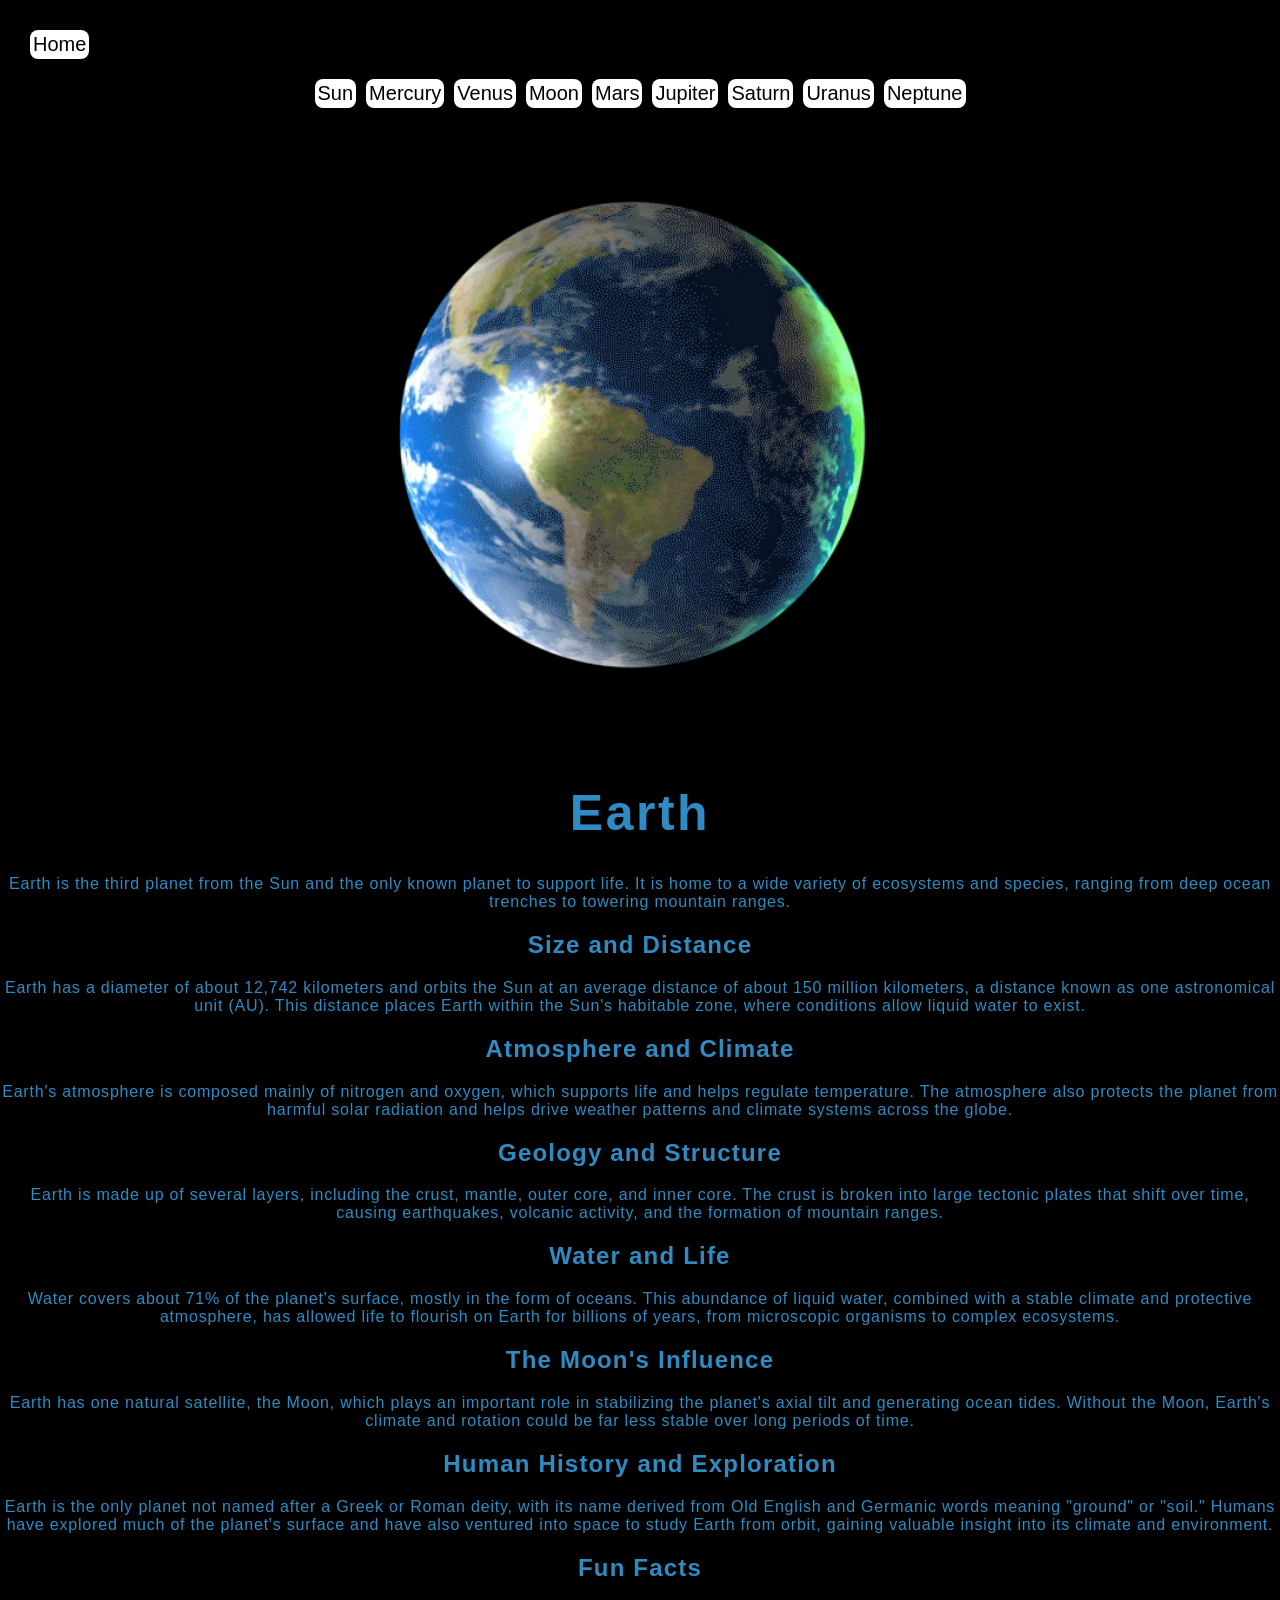
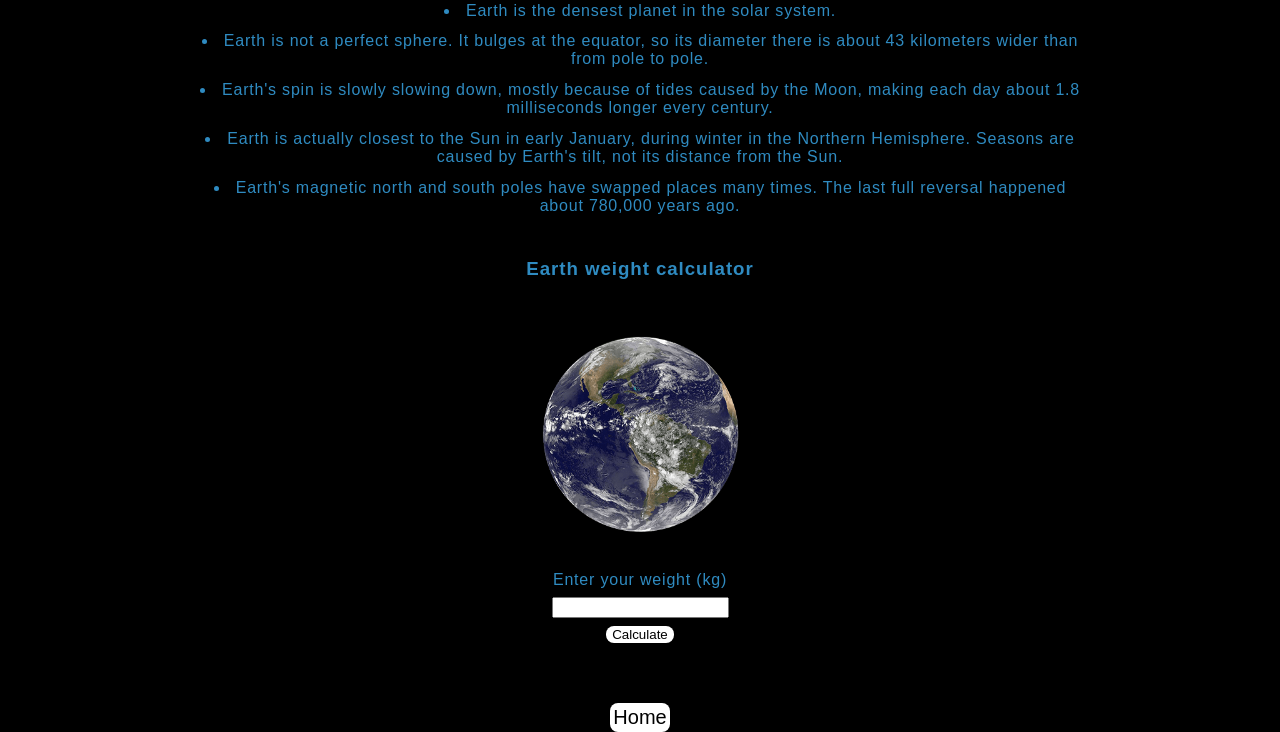
<file: solar_system/earth.html>
<!DOCTYPE html>
<html lang="en">
<head>
    <meta charset="UTF-8">
    <meta name="viewport" content="width=device-width, initial-scale=1.0">
    <title>Earth</title>
    <link rel="stylesheet" href="../styles.css">
    <link rel="icon" type="image/x-icon" href="../image/favicon.ico">
    <script src="../script/weight.js" defer></script>
</head>
<body class="earth">

    <button id="home-btn-top" onclick="location.href='../index.html'">Home</button>
    <nav class="planet-nav">
        <button onclick="location.href='sun.html'">Sun</button>
        <button onclick="location.href='mercury.html'">Mercury</button>
        <button onclick="location.href='venus.html'">Venus</button>
        <button onclick="location.href='moon.html'">Moon</button>
        <button onclick="location.href='mars.html'">Mars</button>
        <button onclick="location.href='jupiter.html'">Jupiter</button>
        <button onclick="location.href='saturn.html'">Saturn</button>
        <button onclick="location.href='uranus.html'">Uranus</button>
        <button onclick="location.href='neptune.html'">Neptune</button>
    </nav>
    <img src="../image/animations/earth.webp" alt="Earth" class="planet">
    <h1>Earth</h1>
    <p>Earth is the third planet from the Sun and the only known planet to support life. It is home to a wide variety of ecosystems and species, ranging from deep ocean trenches to towering mountain ranges.</p>

    <h2>Size and Distance</h2>
    <p>Earth has a diameter of about 12,742 kilometers and orbits the Sun at an average distance of about 150 million kilometers, a distance known as one astronomical unit (AU). This distance places Earth within the Sun's habitable zone, where conditions allow liquid water to exist.</p>

    <h2>Atmosphere and Climate</h2>
    <p>Earth's atmosphere is composed mainly of nitrogen and oxygen, which supports life and helps regulate temperature. The atmosphere also protects the planet from harmful solar radiation and helps drive weather patterns and climate systems across the globe.</p>

    <h2>Geology and Structure</h2>
    <p>Earth is made up of several layers, including the crust, mantle, outer core, and inner core. The crust is broken into large tectonic plates that shift over time, causing earthquakes, volcanic activity, and the formation of mountain ranges.</p>

    <h2>Water and Life</h2>
    <p>Water covers about 71% of the planet's surface, mostly in the form of oceans. This abundance of liquid water, combined with a stable climate and protective atmosphere, has allowed life to flourish on Earth for billions of years, from microscopic organisms to complex ecosystems.</p>

    <h2>The Moon's Influence</h2>
    <p>Earth has one natural satellite, the Moon, which plays an important role in stabilizing the planet's axial tilt and generating ocean tides. Without the Moon, Earth's climate and rotation could be far less stable over long periods of time.</p>

    <h2>Human History and Exploration</h2>
    <p>Earth is the only planet not named after a Greek or Roman deity, with its name derived from Old English and Germanic words meaning "ground" or "soil." Humans have explored much of the planet's surface and have also ventured into space to study Earth from orbit, gaining valuable insight into its climate and environment.</p>

    <h2>Fun Facts</h2>
    <ul class="fun-facts">
        <li>Earth is the densest planet in the solar system.</li>
        <li>Earth is not a perfect sphere. It bulges at the equator, so its diameter there is about 43 kilometers wider than from pole to pole.</li>
        <li>Earth's spin is slowly slowing down, mostly because of tides caused by the Moon, making each day about 1.8 milliseconds longer every century.</li>
        <li>Earth is actually closest to the Sun in early January, during winter in the Northern Hemisphere. Seasons are caused by Earth's tilt, not its distance from the Sun.</li>
        <li>Earth's magnetic north and south poles have swapped places many times. The last full reversal happened about 780,000 years ago.</li>
    </ul>

    <div id="weight-calculator">
        <h3>Earth weight calculator</h3>
        <img src="../image/earth.png" alt="Earth" height="300px" width="300px">
        <label for="earthWeight">Enter your weight (kg)</label>
        <input type="number" id="earthWeight">
        <button id="calc-btn">Calculate</button>
        <p id="result"></p>
    </div>
    <button id="home-btn-bottom" onclick="location.href='../index.html'">Home</button>
    <script>
        document.getElementById('calc-btn').addEventListener('click', () => {
            const earthWeight = parseFloat(document.getElementById('earthWeight').value);
            const planet = document.body.className;
            const result = planetWeight(earthWeight, planet);
            document.getElementById('result').textContent = result === "Impossible to calculate" ? result : `You would weigh ${result.toFixed(2)} kg / ${(result * 2.205).toFixed(2)} lbs on ${planet}`;
        });
    </script>
    <script>
        document.querySelectorAll('body > *').forEach((el, index) => {
            el.style.setProperty('--i', index);
        });
    </script>
</body>
</html>
</file>
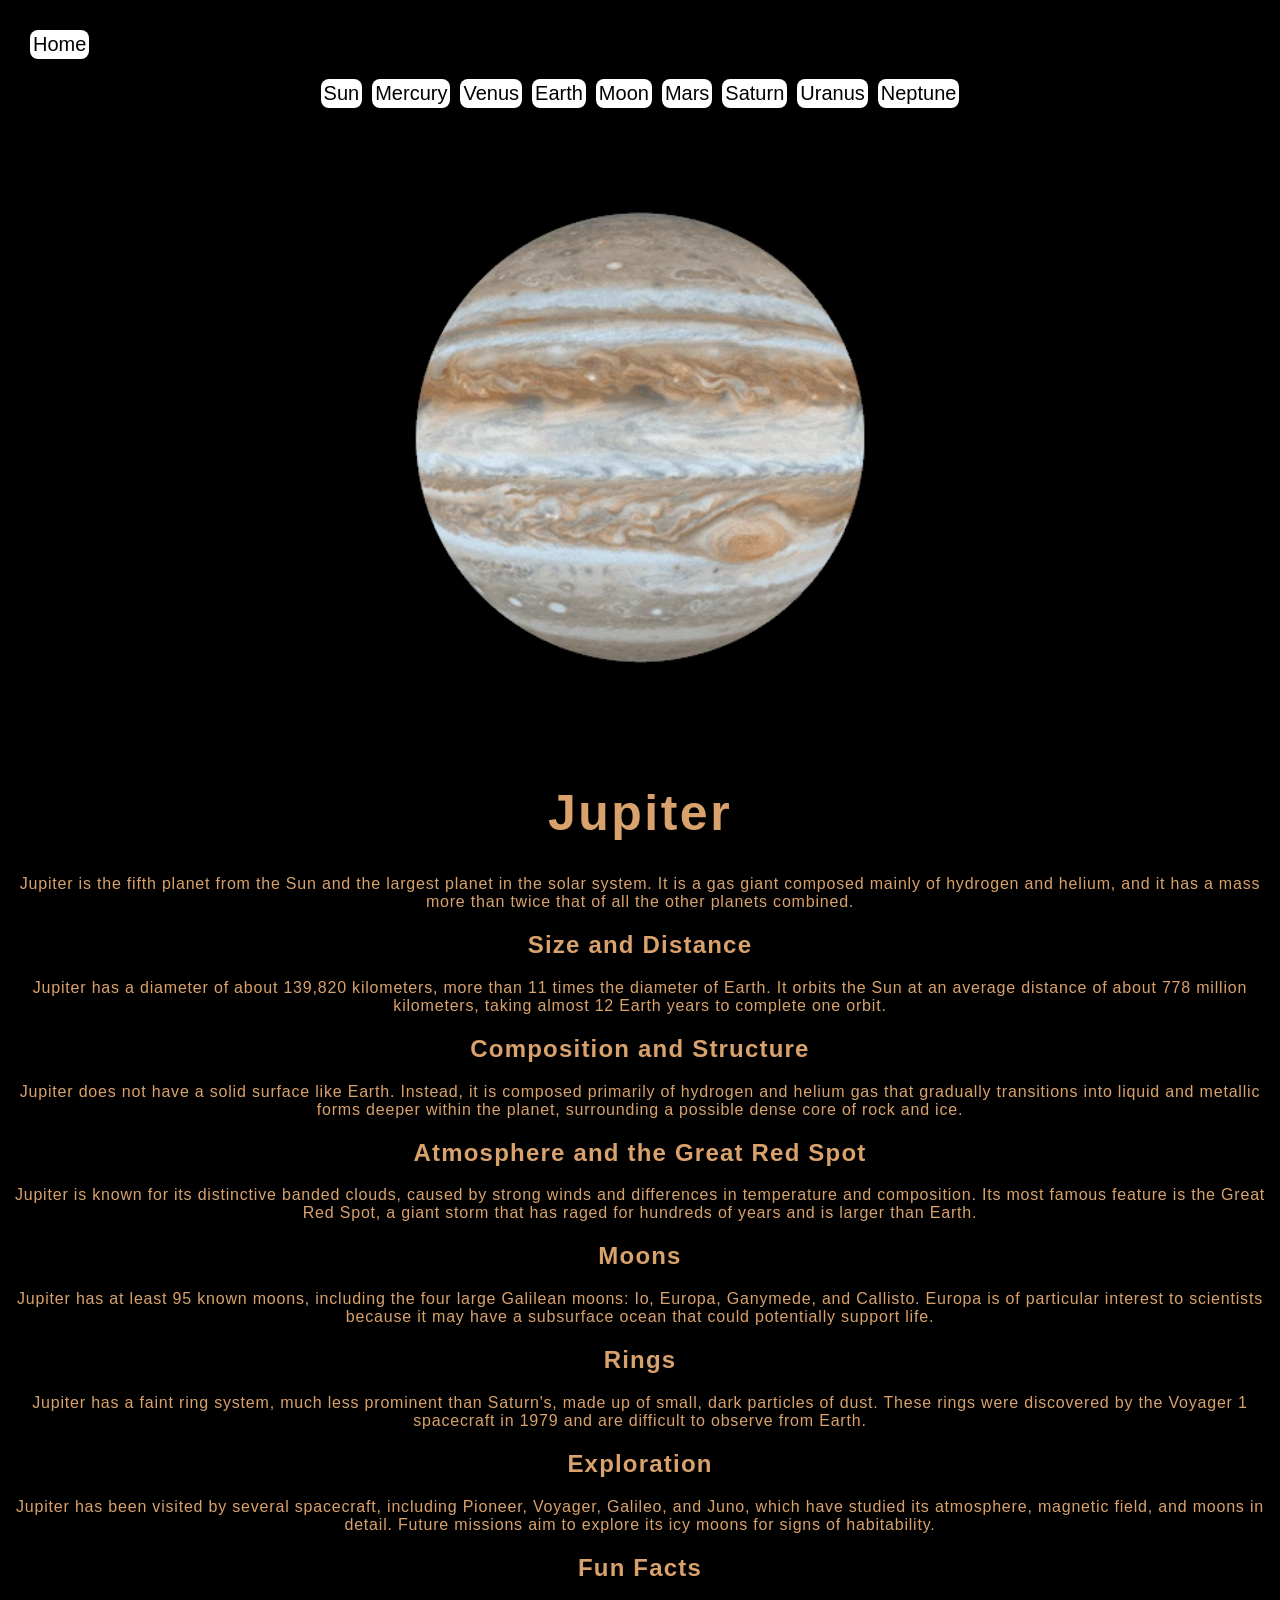
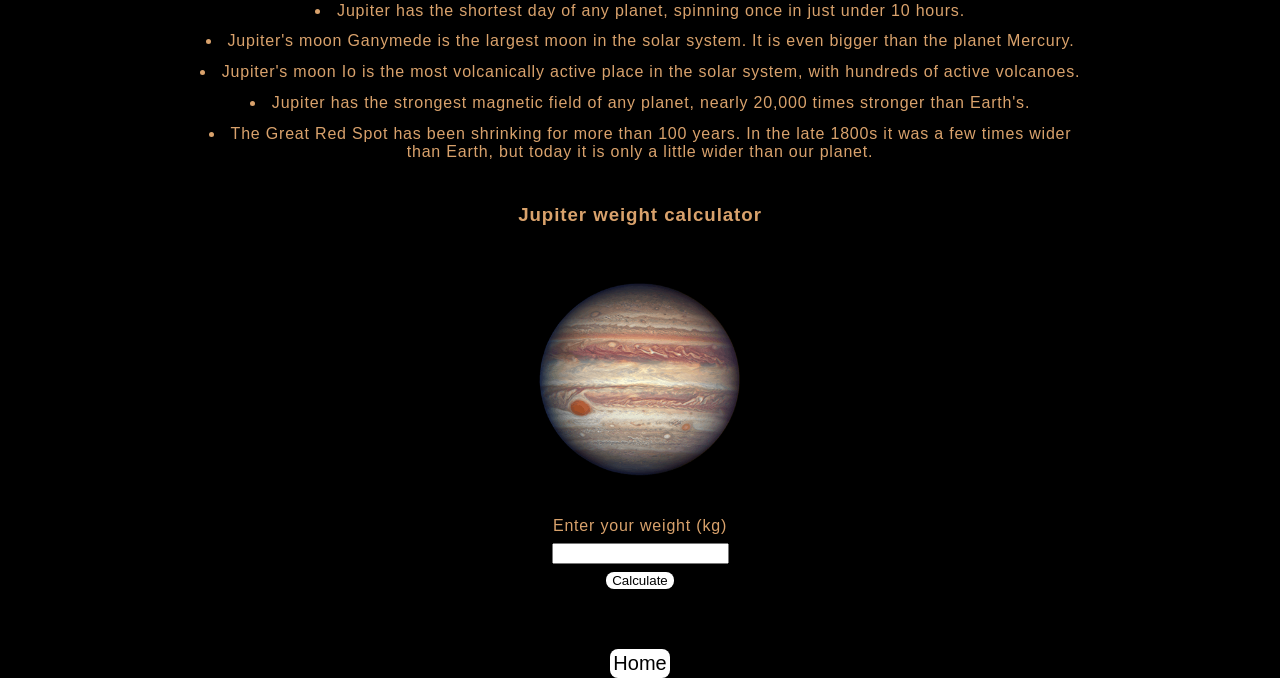
<file: solar_system/jupiter.html>
<!DOCTYPE html>
<html lang="en">
<head>
    <meta charset="UTF-8">
    <meta name="viewport" content="width=device-width, initial-scale=1.0">
    <title>Jupiter</title>
    <link rel="stylesheet" href="../styles.css">
    <link rel="icon" type="image/x-icon" href="../image/favicon.ico">
    <script src="../script/weight.js" defer></script>
</head>
<body class="jupiter">

    <button id="home-btn-top" onclick="location.href='../index.html'">Home</button>
    <nav class="planet-nav">
        <button onclick="location.href='sun.html'">Sun</button>
        <button onclick="location.href='mercury.html'">Mercury</button>
        <button onclick="location.href='venus.html'">Venus</button>
        <button onclick="location.href='earth.html'">Earth</button>
        <button onclick="location.href='moon.html'">Moon</button>
        <button onclick="location.href='mars.html'">Mars</button>
        <button onclick="location.href='saturn.html'">Saturn</button>
        <button onclick="location.href='uranus.html'">Uranus</button>
        <button onclick="location.href='neptune.html'">Neptune</button>
    </nav>
    <img src="../image/animations/jupiter.webp" alt="Jupiter" class="planet">
    <h1>Jupiter</h1>
    <p>Jupiter is the fifth planet from the Sun and the largest planet in the solar system. It is a gas giant composed mainly of hydrogen and helium, and it has a mass more than twice that of all the other planets combined.</p>

    <h2>Size and Distance</h2>
    <p>Jupiter has a diameter of about 139,820 kilometers, more than 11 times the diameter of Earth. It orbits the Sun at an average distance of about 778 million kilometers, taking almost 12 Earth years to complete one orbit.</p>

    <h2>Composition and Structure</h2>
    <p>Jupiter does not have a solid surface like Earth. Instead, it is composed primarily of hydrogen and helium gas that gradually transitions into liquid and metallic forms deeper within the planet, surrounding a possible dense core of rock and ice.</p>

    <h2>Atmosphere and the Great Red Spot</h2>
    <p>Jupiter is known for its distinctive banded clouds, caused by strong winds and differences in temperature and composition. Its most famous feature is the Great Red Spot, a giant storm that has raged for hundreds of years and is larger than Earth.</p>

    <h2>Moons</h2>
    <p>Jupiter has at least 95 known moons, including the four large Galilean moons: Io, Europa, Ganymede, and Callisto. Europa is of particular interest to scientists because it may have a subsurface ocean that could potentially support life.</p>

    <h2>Rings</h2>
    <p>Jupiter has a faint ring system, much less prominent than Saturn's, made up of small, dark particles of dust. These rings were discovered by the Voyager 1 spacecraft in 1979 and are difficult to observe from Earth.</p>

    <h2>Exploration</h2>
    <p>Jupiter has been visited by several spacecraft, including Pioneer, Voyager, Galileo, and Juno, which have studied its atmosphere, magnetic field, and moons in detail. Future missions aim to explore its icy moons for signs of habitability.</p>

    <h2>Fun Facts</h2>
    <ul class="fun-facts">
        <li>Jupiter has the shortest day of any planet, spinning once in just under 10 hours.</li>
        <li>Jupiter's moon Ganymede is the largest moon in the solar system. It is even bigger than the planet Mercury.</li>
        <li>Jupiter's moon Io is the most volcanically active place in the solar system, with hundreds of active volcanoes.</li>
        <li>Jupiter has the strongest magnetic field of any planet, nearly 20,000 times stronger than Earth's.</li>
        <li>The Great Red Spot has been shrinking for more than 100 years. In the late 1800s it was a few times wider than Earth, but today it is only a little wider than our planet.</li>
    </ul>

    <div id="weight-calculator">
        <h3>Jupiter weight calculator</h3>
        <img src="../image/jupiter.png" alt="Jupiter" height="300px" width="300px">
        <label for="earthWeight">Enter your weight (kg)</label>
        <input type="number" id="earthWeight">
        <button id="calc-btn">Calculate</button>
        <p id="result"></p>
    </div>
    <button id="home-btn-bottom" onclick="location.href='../index.html'">Home</button>
    <script>
        document.getElementById('calc-btn').addEventListener('click', () => {
            const earthWeight = parseFloat(document.getElementById('earthWeight').value);
            const planet = document.body.className;
            const result = planetWeight(earthWeight, planet);
            document.getElementById('result').textContent = result === "Impossible to calculate" ? result : `You would weigh ${result.toFixed(2)} kg / ${(result * 2.205).toFixed(2)} lbs on ${planet}`;
        });
    </script>
    <script>
        document.addEventListener('DOMContentLoaded', () => {
            document.querySelectorAll('body > *').forEach((el, index) => {
                el.style.setProperty('--i', index);
            });
        });
    </script>
</body>
</html>
</file>
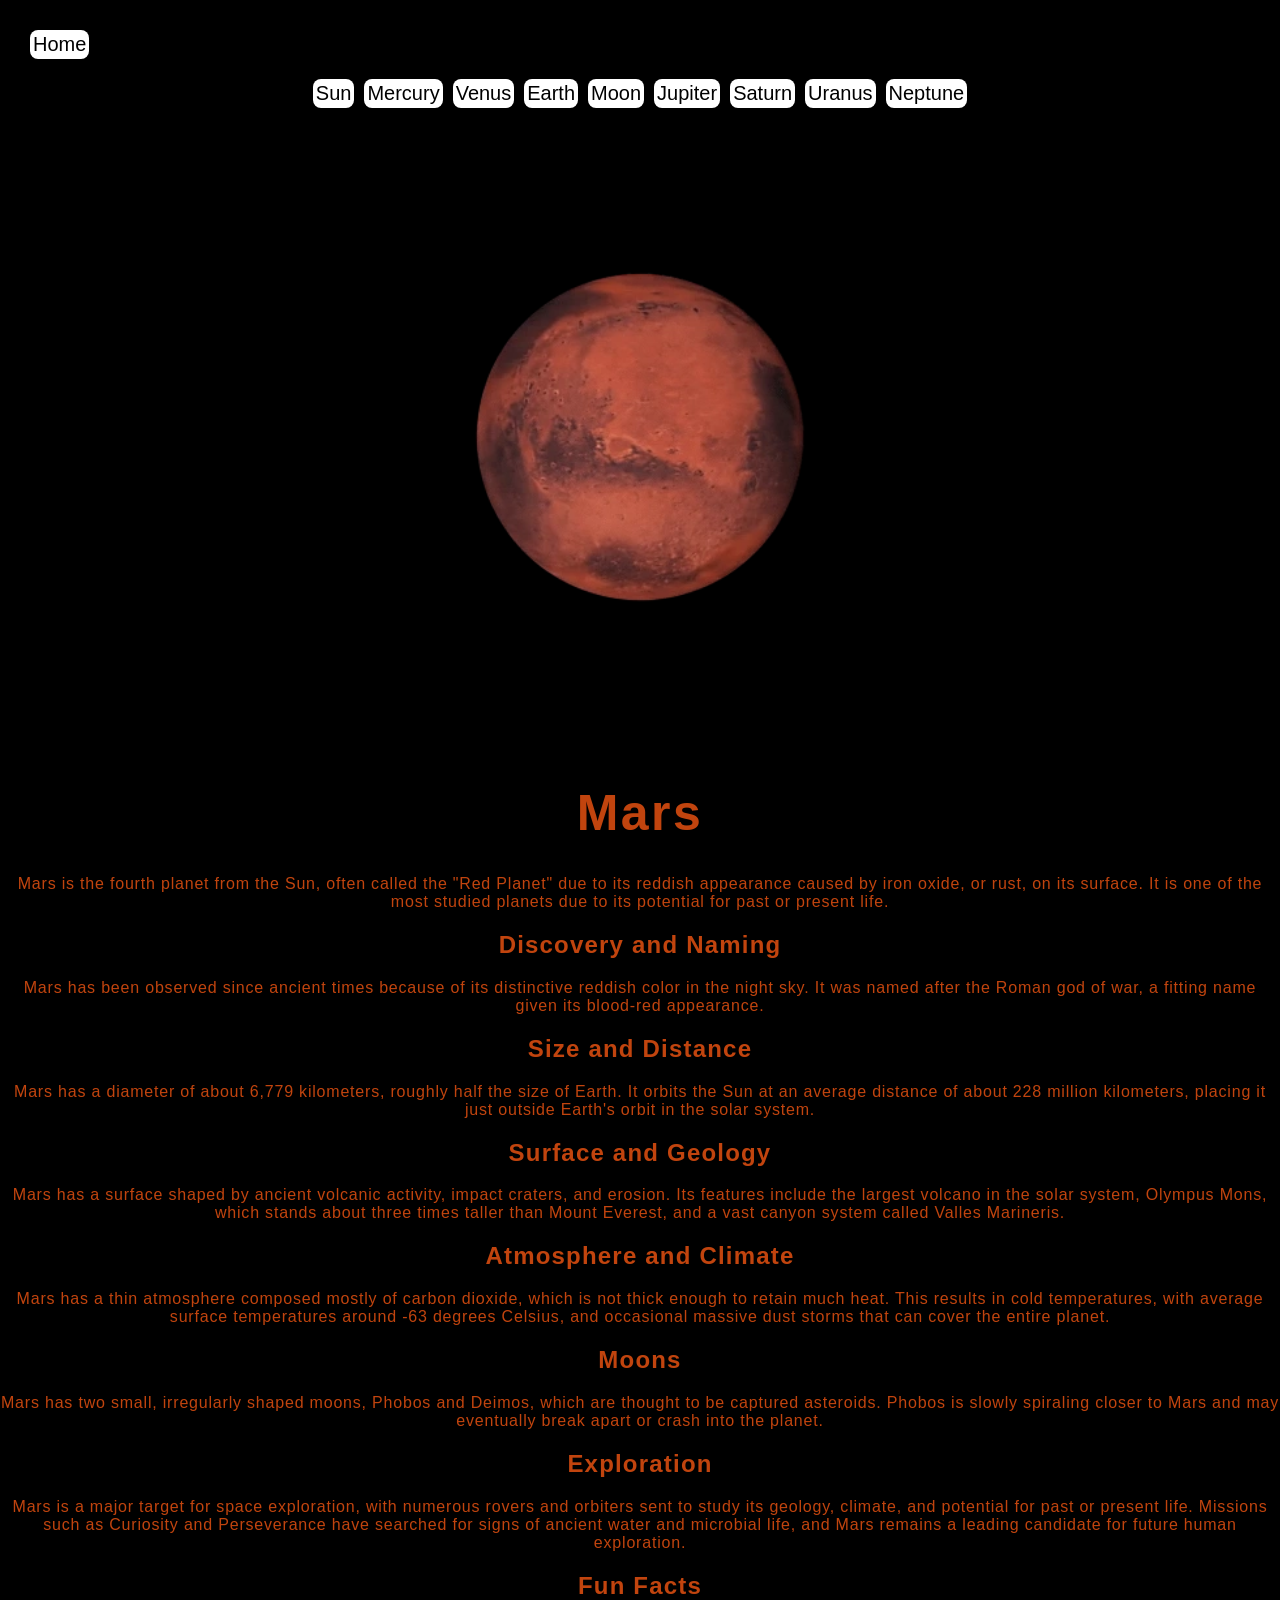
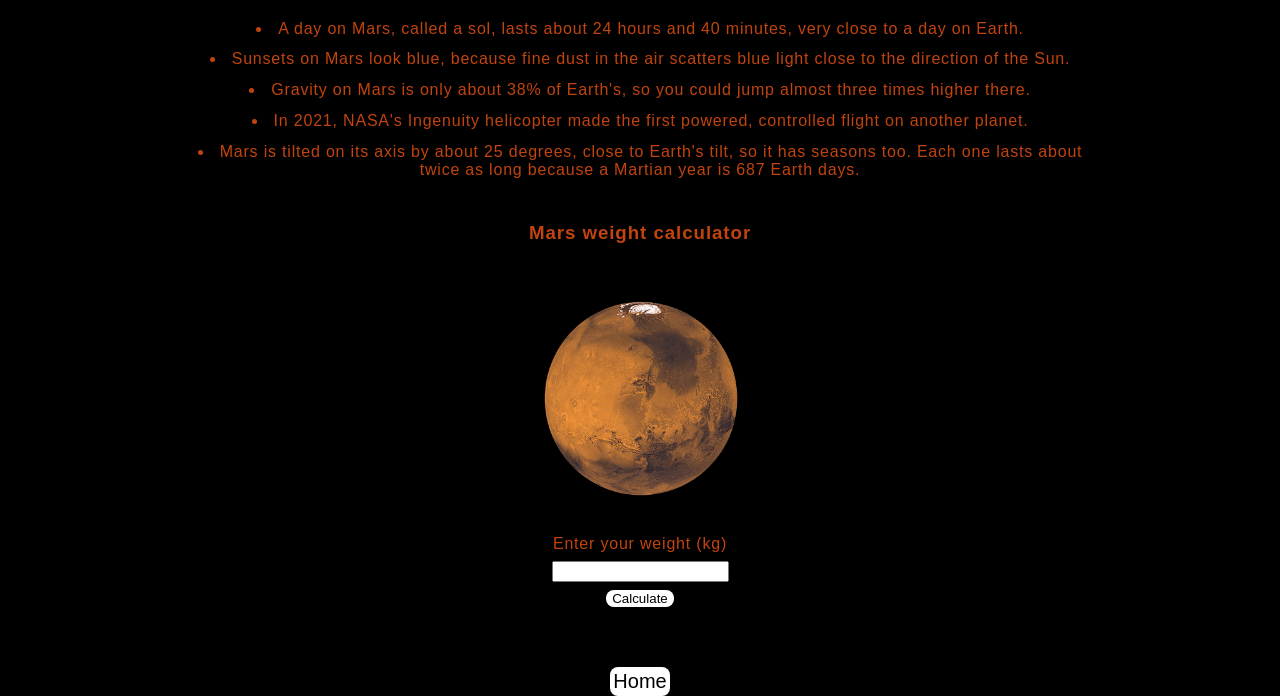
<file: solar_system/mars.html>
<!DOCTYPE html>
<html lang="en">
<head>
    <meta charset="UTF-8">
    <meta name="viewport" content="width=device-width, initial-scale=1.0">
    <title>Mars</title>
    <link rel="stylesheet" href="../styles.css">
    <link rel="icon" type="image/x-icon" href="../image/favicon.ico">
    <script src="../script/weight.js" defer></script>
</head>
<body class="mars">

    <button id="home-btn-top" onclick="location.href='../index.html'">Home</button>
    <nav class="planet-nav">
        <button onclick="location.href='sun.html'">Sun</button>
        <button onclick="location.href='mercury.html'">Mercury</button>
        <button onclick="location.href='venus.html'">Venus</button>
        <button onclick="location.href='earth.html'">Earth</button>
        <button onclick="location.href='moon.html'">Moon</button>
        <button onclick="location.href='jupiter.html'">Jupiter</button>
        <button onclick="location.href='saturn.html'">Saturn</button>
        <button onclick="location.href='uranus.html'">Uranus</button>
        <button onclick="location.href='neptune.html'">Neptune</button>
    </nav>
    <img src="../image/animations/mars.webp" alt="Mars" class="planet">
    <h1>Mars</h1>
    <p>Mars is the fourth planet from the Sun, often called the "Red Planet" due to its reddish appearance caused by iron oxide, or rust, on its surface. It is one of the most studied planets due to its potential for past or present life.</p>

    <h2>Discovery and Naming</h2>
    <p>Mars has been observed since ancient times because of its distinctive reddish color in the night sky. It was named after the Roman god of war, a fitting name given its blood-red appearance.</p>

    <h2>Size and Distance</h2>
    <p>Mars has a diameter of about 6,779 kilometers, roughly half the size of Earth. It orbits the Sun at an average distance of about 228 million kilometers, placing it just outside Earth's orbit in the solar system.</p>

    <h2>Surface and Geology</h2>
    <p>Mars has a surface shaped by ancient volcanic activity, impact craters, and erosion. Its features include the largest volcano in the solar system, Olympus Mons, which stands about three times taller than Mount Everest, and a vast canyon system called Valles Marineris.</p>

    <h2>Atmosphere and Climate</h2>
    <p>Mars has a thin atmosphere composed mostly of carbon dioxide, which is not thick enough to retain much heat. This results in cold temperatures, with average surface temperatures around -63 degrees Celsius, and occasional massive dust storms that can cover the entire planet.</p>

    <h2>Moons</h2>
    <p>Mars has two small, irregularly shaped moons, Phobos and Deimos, which are thought to be captured asteroids. Phobos is slowly spiraling closer to Mars and may eventually break apart or crash into the planet.</p>

    <h2>Exploration</h2>
    <p>Mars is a major target for space exploration, with numerous rovers and orbiters sent to study its geology, climate, and potential for past or present life. Missions such as Curiosity and Perseverance have searched for signs of ancient water and microbial life, and Mars remains a leading candidate for future human exploration.</p>

    <h2>Fun Facts</h2>
    <ul class="fun-facts">
        <li>A day on Mars, called a sol, lasts about 24 hours and 40 minutes, very close to a day on Earth.</li>
        <li>Sunsets on Mars look blue, because fine dust in the air scatters blue light close to the direction of the Sun.</li>
        <li>Gravity on Mars is only about 38% of Earth's, so you could jump almost three times higher there.</li>
        <li>In 2021, NASA's Ingenuity helicopter made the first powered, controlled flight on another planet.</li>
        <li>Mars is tilted on its axis by about 25 degrees, close to Earth's tilt, so it has seasons too. Each one lasts about twice as long because a Martian year is 687 Earth days.</li>
    </ul>

    <div id="weight-calculator">
        <h3>Mars weight calculator</h3>
        <img src="../image/mars.png" alt="Mars" height="300px" width="300px">
        <label for="earthWeight">Enter your weight (kg)</label>
        <input type="number" id="earthWeight">
        <button id="calc-btn">Calculate</button>
        <p id="result"></p>
    </div>
    <button id="home-btn-bottom" onclick="location.href='../index.html'">Home</button>
    <script>
        document.getElementById('calc-btn').addEventListener('click', () => {
            const earthWeight = parseFloat(document.getElementById('earthWeight').value);
            const planet = document.body.className;
            const result = planetWeight(earthWeight, planet);
            document.getElementById('result').textContent = result === "Impossible to calculate" ? result : `You would weigh ${result.toFixed(2)} kg / ${(result * 2.205).toFixed(2)} lbs on ${planet}`;
        });
    </script>
    <script>
        document.addEventListener('DOMContentLoaded', () => {
            document.querySelectorAll('body > *').forEach((el, index) => {
                el.style.setProperty('--i', index);
            });
        });
    </script>
</body>
</html>
</file>
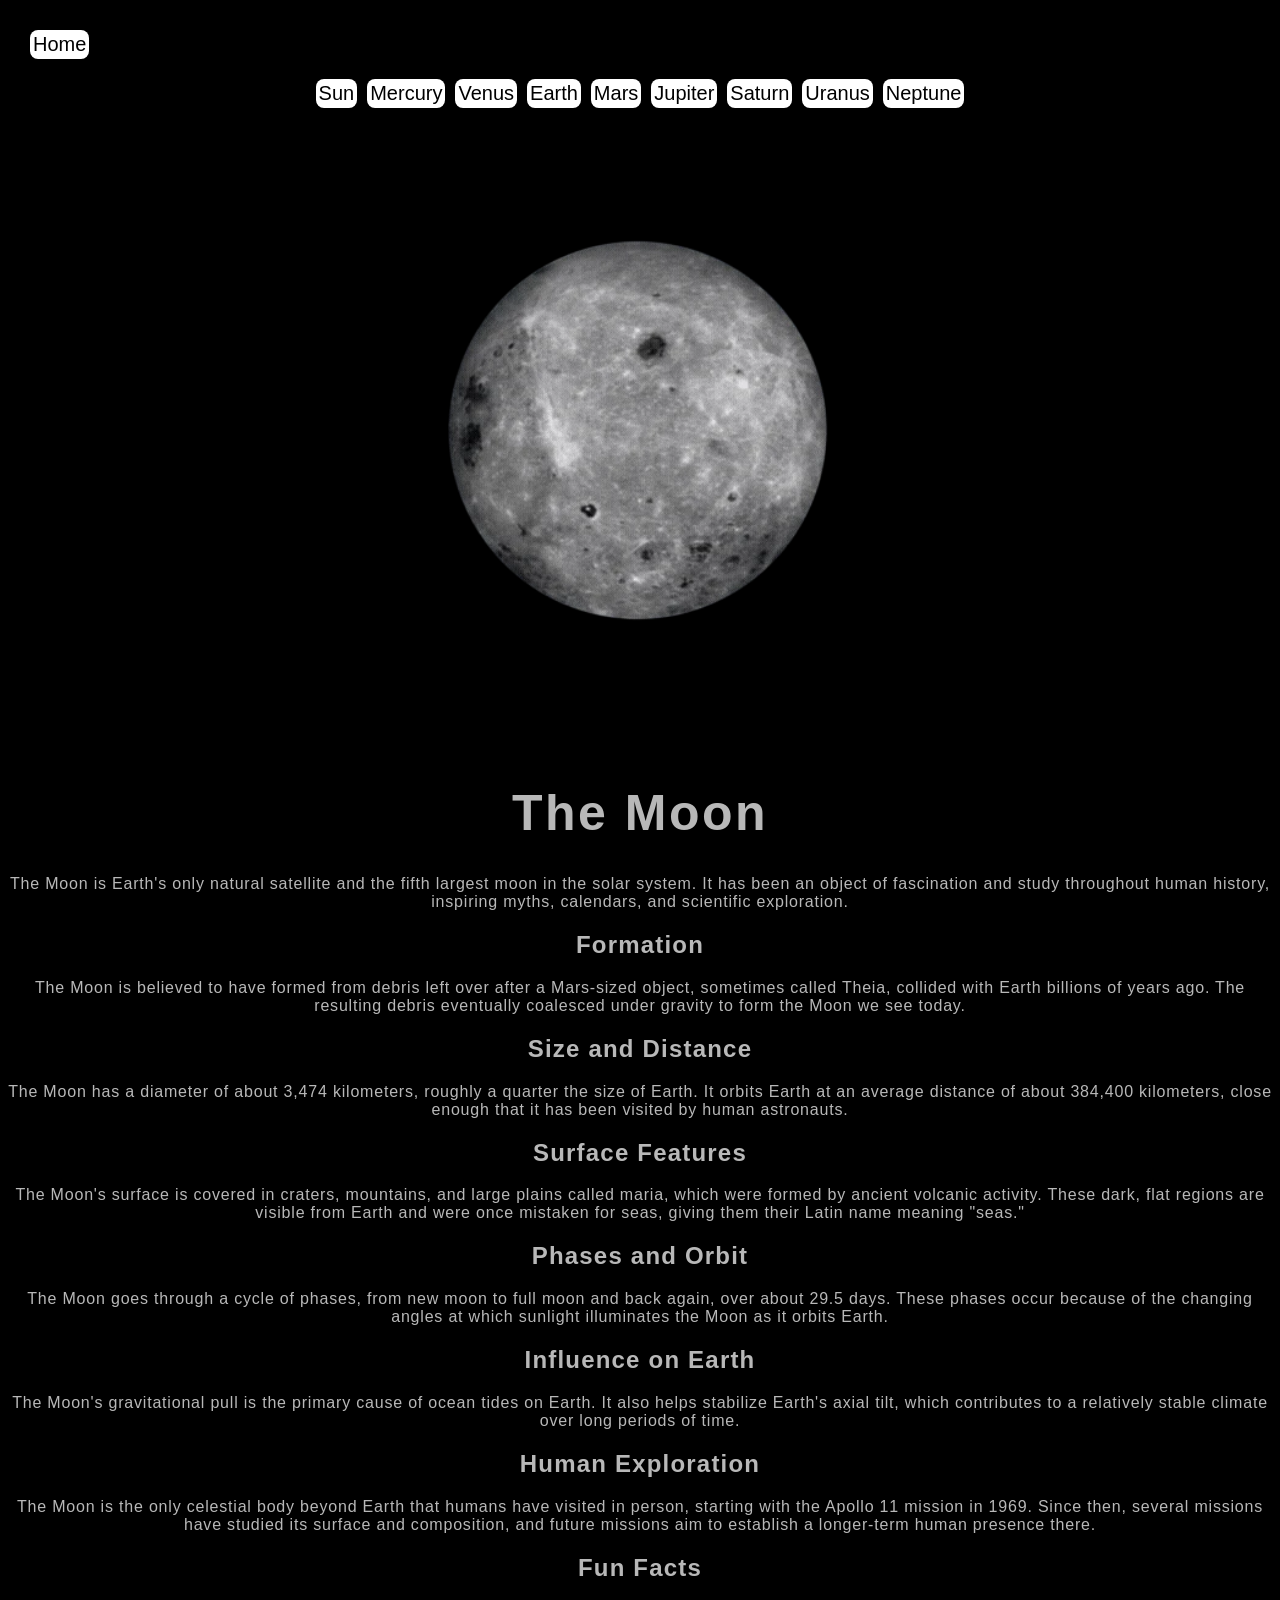
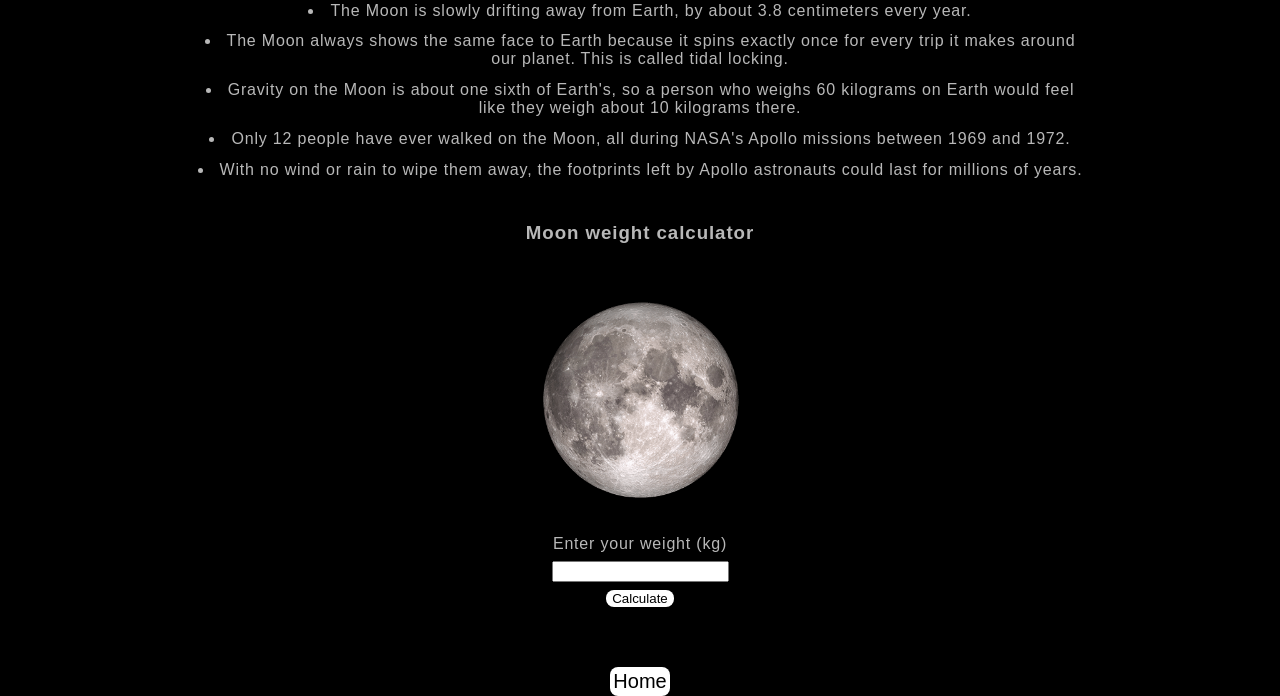
<file: solar_system/moon.html>
<!DOCTYPE html>
<html lang="en">
<head>
    <meta charset="UTF-8">
    <meta name="viewport" content="width=device-width, initial-scale=1.0">
    <title>Moon</title>
    <link rel="stylesheet" href="../styles.css">
    <link rel="icon" type="image/x-icon" href="../image/favicon.ico">
    <script src="../script/weight.js" defer></script>
</head>
<body class="moon">

    <button id="home-btn-top" onclick="location.href='../index.html'">Home</button>
    <nav class="planet-nav">
        <button onclick="location.href='sun.html'">Sun</button>
        <button onclick="location.href='mercury.html'">Mercury</button>
        <button onclick="location.href='venus.html'">Venus</button>
        <button onclick="location.href='earth.html'">Earth</button>
        <button onclick="location.href='mars.html'">Mars</button>
        <button onclick="location.href='jupiter.html'">Jupiter</button>
        <button onclick="location.href='saturn.html'">Saturn</button>
        <button onclick="location.href='uranus.html'">Uranus</button>
        <button onclick="location.href='neptune.html'">Neptune</button>
    </nav>
    <img src="../image/animations/moon.webp" alt="The Moon" class="planet">
    <h1>The Moon</h1>
    <p>The Moon is Earth's only natural satellite and the fifth largest moon in the solar system. It has been an object of fascination and study throughout human history, inspiring myths, calendars, and scientific exploration.</p>

    <h2>Formation</h2>
    <p>The Moon is believed to have formed from debris left over after a Mars-sized object, sometimes called Theia, collided with Earth billions of years ago. The resulting debris eventually coalesced under gravity to form the Moon we see today.</p>

    <h2>Size and Distance</h2>
    <p>The Moon has a diameter of about 3,474 kilometers, roughly a quarter the size of Earth. It orbits Earth at an average distance of about 384,400 kilometers, close enough that it has been visited by human astronauts.</p>

    <h2>Surface Features</h2>
    <p>The Moon's surface is covered in craters, mountains, and large plains called maria, which were formed by ancient volcanic activity. These dark, flat regions are visible from Earth and were once mistaken for seas, giving them their Latin name meaning "seas."</p>

    <h2>Phases and Orbit</h2>
    <p>The Moon goes through a cycle of phases, from new moon to full moon and back again, over about 29.5 days. These phases occur because of the changing angles at which sunlight illuminates the Moon as it orbits Earth.</p>

    <h2>Influence on Earth</h2>
    <p>The Moon's gravitational pull is the primary cause of ocean tides on Earth. It also helps stabilize Earth's axial tilt, which contributes to a relatively stable climate over long periods of time.</p>

    <h2>Human Exploration</h2>
    <p>The Moon is the only celestial body beyond Earth that humans have visited in person, starting with the Apollo 11 mission in 1969. Since then, several missions have studied its surface and composition, and future missions aim to establish a longer-term human presence there.</p>

    <h2>Fun Facts</h2>
    <ul class="fun-facts">
        <li>The Moon is slowly drifting away from Earth, by about 3.8 centimeters every year.</li>
        <li>The Moon always shows the same face to Earth because it spins exactly once for every trip it makes around our planet. This is called tidal locking.</li>
        <li>Gravity on the Moon is about one sixth of Earth's, so a person who weighs 60 kilograms on Earth would feel like they weigh about 10 kilograms there.</li>
        <li>Only 12 people have ever walked on the Moon, all during NASA's Apollo missions between 1969 and 1972.</li>
        <li>With no wind or rain to wipe them away, the footprints left by Apollo astronauts could last for millions of years.</li>
    </ul>

    <div id="weight-calculator">
        <h3>Moon weight calculator</h3>
        <img src="../image/moon.png" alt="Moon" height="300px" width="300px">
        <label for="earthWeight">Enter your weight (kg)</label>
        <input type="number" id="earthWeight">
        <button id="calc-btn">Calculate</button>
        <p id="result"></p>
    </div>
    <button id="home-btn-bottom" onclick="location.href='../index.html'">Home</button>
    <script>
        document.getElementById('calc-btn').addEventListener('click', () => {
            const earthWeight = parseFloat(document.getElementById('earthWeight').value);
            const planet = document.body.className;
            const result = planetWeight(earthWeight, planet);
            document.getElementById('result').textContent = result === "Impossible to calculate" ? result : `You would weigh ${result.toFixed(2)} kg / ${(result * 2.205).toFixed(2)} lbs on ${planet}`;
        });
    </script>
    <script>
        document.addEventListener('DOMContentLoaded', () => {
            document.querySelectorAll('body > *').forEach((el, index) => {
                el.style.setProperty('--i', index);
            });
        });
    </script>
</body>
</html>
</file>
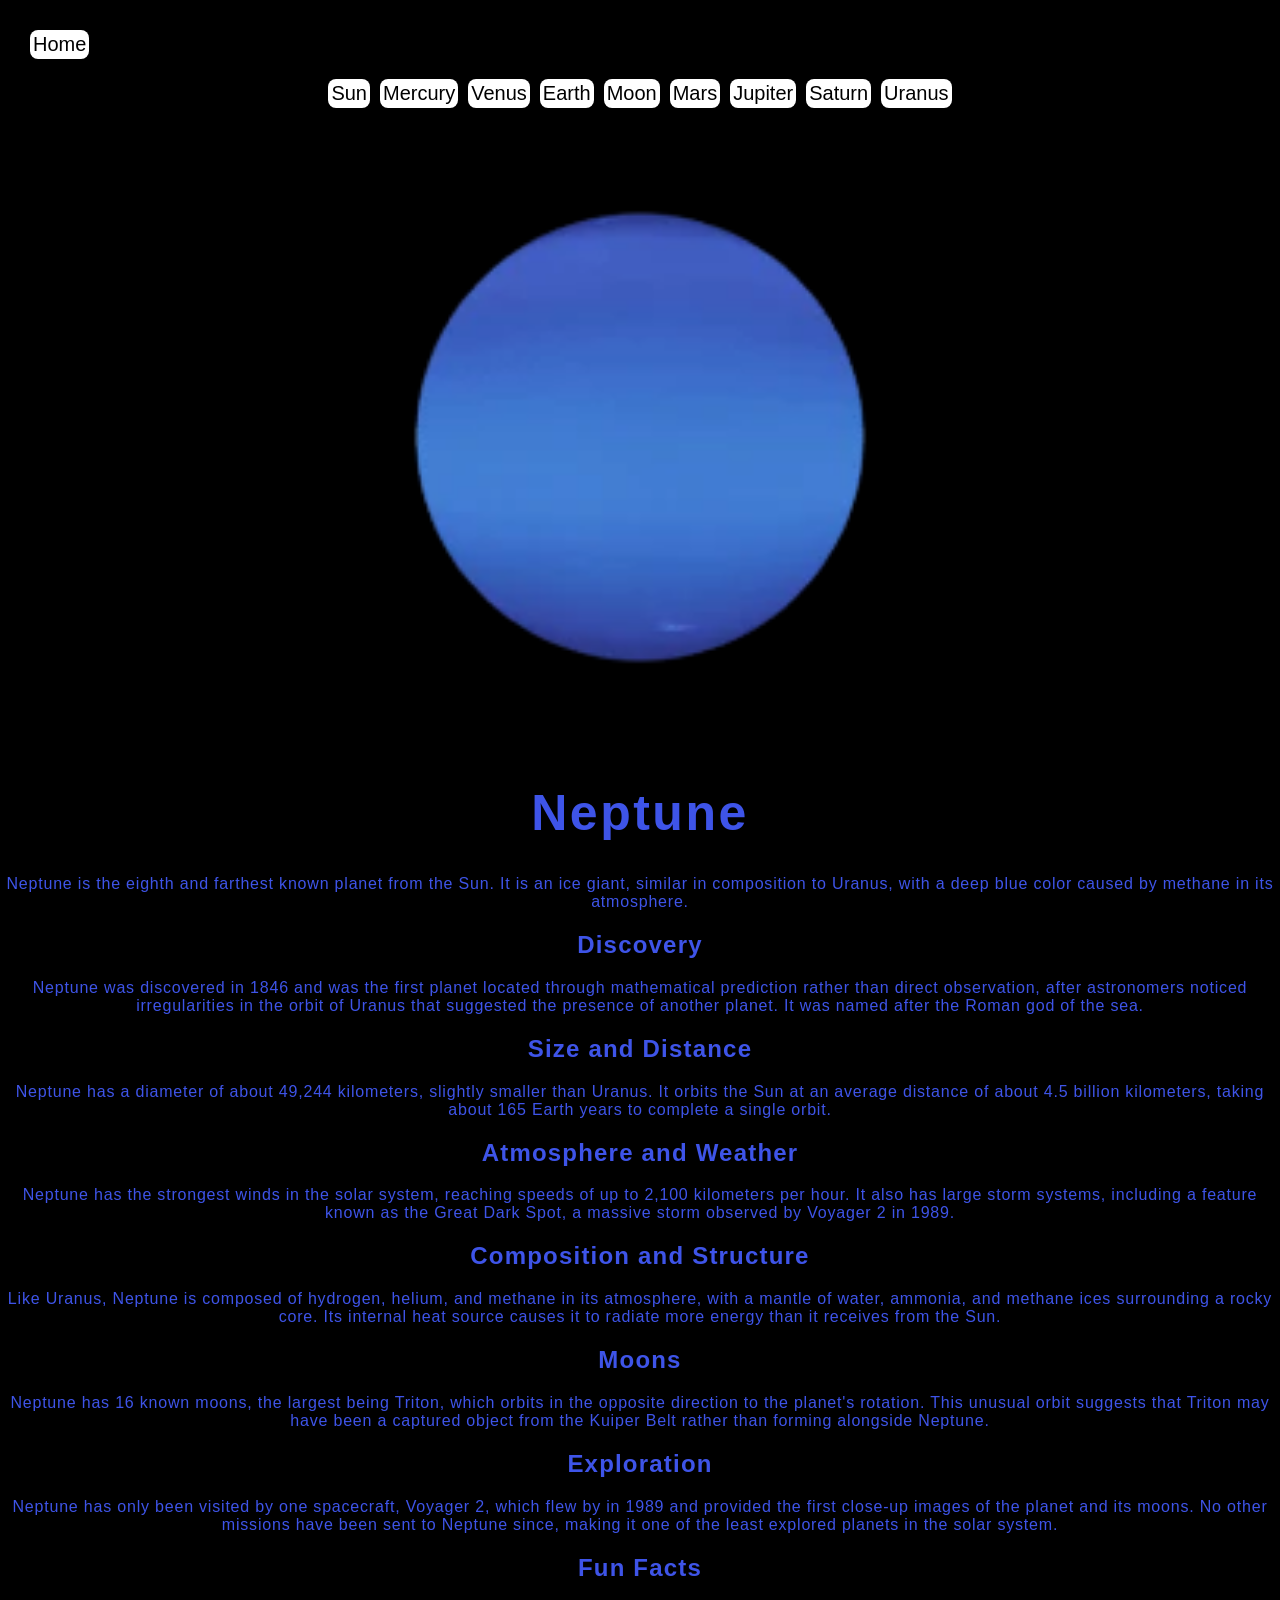
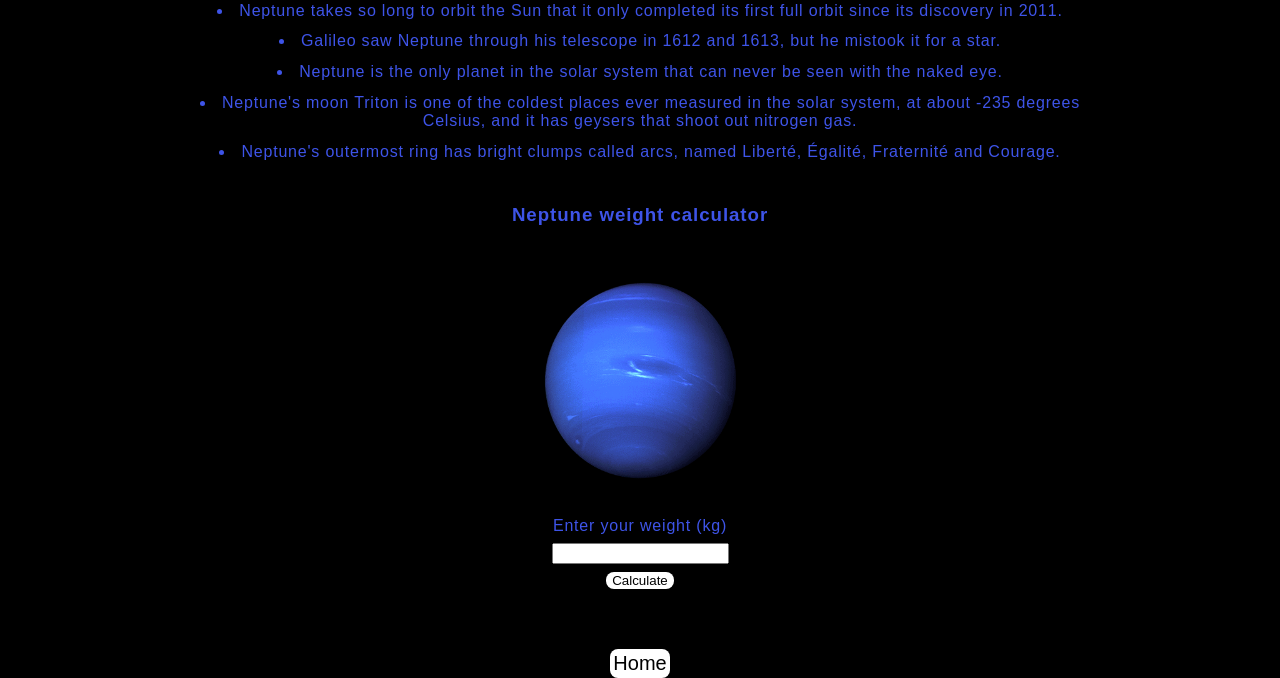
<file: solar_system/neptune.html>
<!DOCTYPE html>
<html lang="en">
<head>
    <meta charset="UTF-8">
    <meta name="viewport" content="width=device-width, initial-scale=1.0">
    <title>Neptune</title>
    <link rel="stylesheet" href="../styles.css">
    <link rel="icon" type="image/x-icon" href="../image/favicon.ico">
    <script src="../script/weight.js" defer></script>
</head>
<body class="neptune">

    <button id="home-btn-top" onclick="location.href='../index.html'">Home</button>
    <nav class="planet-nav">
        <button onclick="location.href='sun.html'">Sun</button>
        <button onclick="location.href='mercury.html'">Mercury</button>
        <button onclick="location.href='venus.html'">Venus</button>
        <button onclick="location.href='earth.html'">Earth</button>
        <button onclick="location.href='moon.html'">Moon</button>
        <button onclick="location.href='mars.html'">Mars</button>
        <button onclick="location.href='jupiter.html'">Jupiter</button>
        <button onclick="location.href='saturn.html'">Saturn</button>
        <button onclick="location.href='uranus.html'">Uranus</button>
    </nav>
    <img src="../image/animations/neptune.webp" alt="Neptune" class="planet">
    <h1>Neptune</h1>
    <p>Neptune is the eighth and farthest known planet from the Sun. It is an ice giant, similar in composition to Uranus, with a deep blue color caused by methane in its atmosphere.</p>

    <h2>Discovery</h2>
    <p>Neptune was discovered in 1846 and was the first planet located through mathematical prediction rather than direct observation, after astronomers noticed irregularities in the orbit of Uranus that suggested the presence of another planet. It was named after the Roman god of the sea.</p>

    <h2>Size and Distance</h2>
    <p>Neptune has a diameter of about 49,244 kilometers, slightly smaller than Uranus. It orbits the Sun at an average distance of about 4.5 billion kilometers, taking about 165 Earth years to complete a single orbit.</p>

    <h2>Atmosphere and Weather</h2>
    <p>Neptune has the strongest winds in the solar system, reaching speeds of up to 2,100 kilometers per hour. It also has large storm systems, including a feature known as the Great Dark Spot, a massive storm observed by Voyager 2 in 1989.</p>

    <h2>Composition and Structure</h2>
    <p>Like Uranus, Neptune is composed of hydrogen, helium, and methane in its atmosphere, with a mantle of water, ammonia, and methane ices surrounding a rocky core. Its internal heat source causes it to radiate more energy than it receives from the Sun.</p>

    <h2>Moons</h2>
    <p>Neptune has 16 known moons, the largest being Triton, which orbits in the opposite direction to the planet's rotation. This unusual orbit suggests that Triton may have been a captured object from the Kuiper Belt rather than forming alongside Neptune.</p>

    <h2>Exploration</h2>
    <p>Neptune has only been visited by one spacecraft, Voyager 2, which flew by in 1989 and provided the first close-up images of the planet and its moons. No other missions have been sent to Neptune since, making it one of the least explored planets in the solar system.</p>

    <h2>Fun Facts</h2>
    <ul class="fun-facts">
        <li>Neptune takes so long to orbit the Sun that it only completed its first full orbit since its discovery in 2011.</li>
        <li>Galileo saw Neptune through his telescope in 1612 and 1613, but he mistook it for a star.</li>
        <li>Neptune is the only planet in the solar system that can never be seen with the naked eye.</li>
        <li>Neptune's moon Triton is one of the coldest places ever measured in the solar system, at about -235 degrees Celsius, and it has geysers that shoot out nitrogen gas.</li>
        <li>Neptune's outermost ring has bright clumps called arcs, named Liberté, Égalité, Fraternité and Courage.</li>
    </ul>

    <div id="weight-calculator">
        <h3>Neptune weight calculator</h3>
        <img src="../image/neptune.png" alt="Neptune" height="300px" width="300px">
        <label for="earthWeight">Enter your weight (kg)</label>
        <input type="number" id="earthWeight">
        <button id="calc-btn">Calculate</button>
        <p id="result"></p>
    </div>
    <button id="home-btn-bottom" onclick="location.href='../index.html'">Home</button>
    <script>
        document.getElementById('calc-btn').addEventListener('click', () => {
            const earthWeight = parseFloat(document.getElementById('earthWeight').value);
            const planet = document.body.className;
            const result = planetWeight(earthWeight, planet);
            document.getElementById('result').textContent = result === "Impossible to calculate" ? result : `You would weigh ${result.toFixed(2)} kg / ${(result * 2.205).toFixed(2)} lbs on ${planet}`;
        });
    </script>
    <script>
        document.addEventListener('DOMContentLoaded', () => {
            document.querySelectorAll('body > *').forEach((el, index) => {
                el.style.setProperty('--i', index);
            });
        });
    </script>
</body>
</html>
</file>
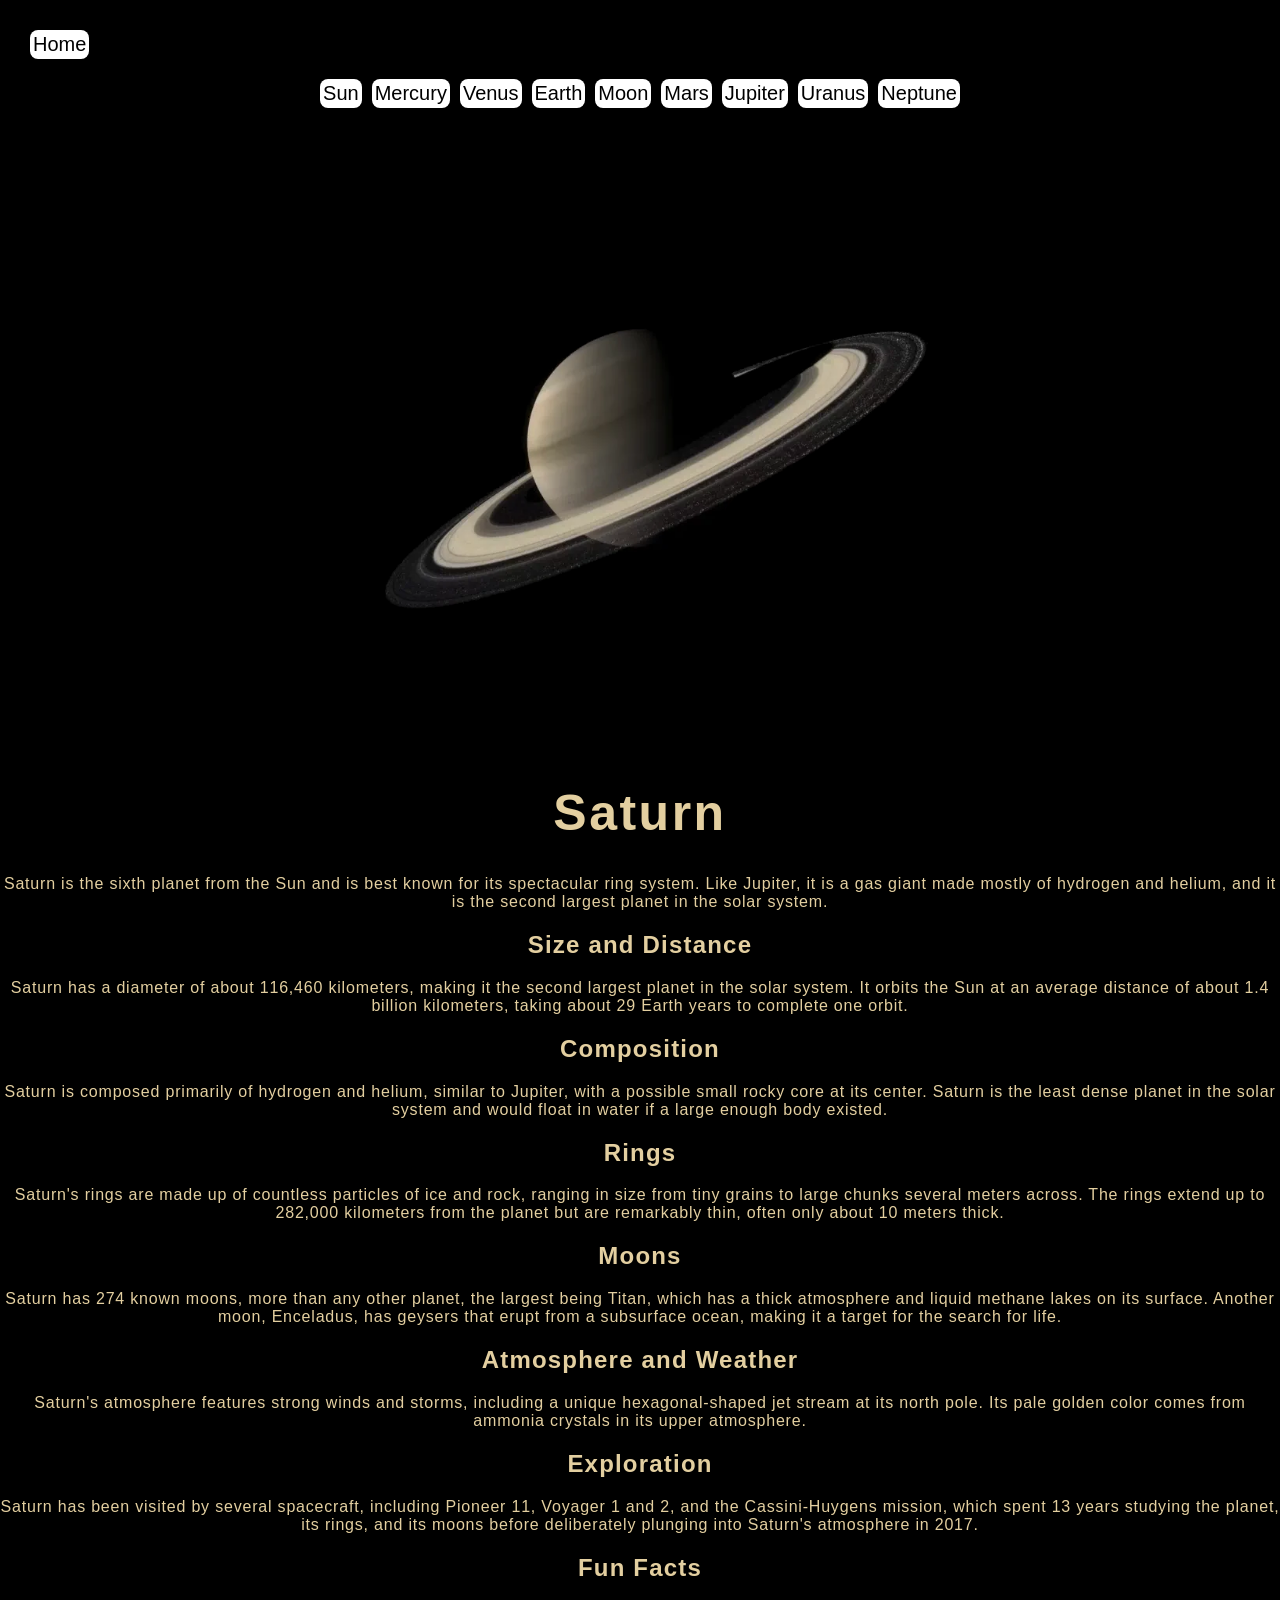
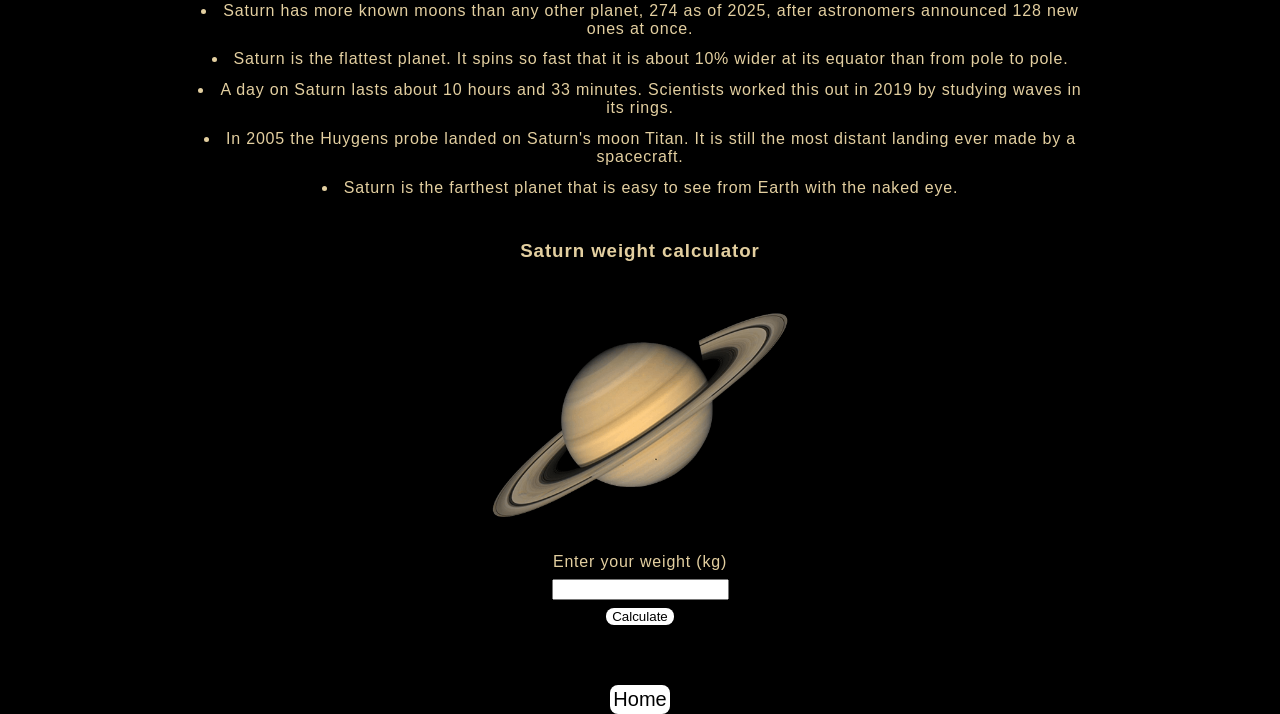
<file: solar_system/saturn.html>
<!DOCTYPE html>
<html lang="en">
<head>
    <meta charset="UTF-8">
    <meta name="viewport" content="width=device-width, initial-scale=1.0">
    <title>Saturn</title>
    <link rel="stylesheet" href="../styles.css">
    <link rel="icon" type="image/x-icon" href="../image/favicon.ico">
    <script src="../script/weight.js" defer></script>
</head>
<body class="saturn">

    <button id="home-btn-top" onclick="location.href='../index.html'">Home</button>
    <nav class="planet-nav">
        <button onclick="location.href='sun.html'">Sun</button>
        <button onclick="location.href='mercury.html'">Mercury</button>
        <button onclick="location.href='venus.html'">Venus</button>
        <button onclick="location.href='earth.html'">Earth</button>
        <button onclick="location.href='moon.html'">Moon</button>
        <button onclick="location.href='mars.html'">Mars</button>
        <button onclick="location.href='jupiter.html'">Jupiter</button>
        <button onclick="location.href='uranus.html'">Uranus</button>
        <button onclick="location.href='neptune.html'">Neptune</button>
    </nav>
    <img src="../image/animations/saturn.webp" alt="Saturn" class="planet">
    <h1>Saturn</h1>
    <p>Saturn is the sixth planet from the Sun and is best known for its spectacular ring system. Like Jupiter, it is a gas giant made mostly of hydrogen and helium, and it is the second largest planet in the solar system.</p>

    <h2>Size and Distance</h2>
    <p>Saturn has a diameter of about 116,460 kilometers, making it the second largest planet in the solar system. It orbits the Sun at an average distance of about 1.4 billion kilometers, taking about 29 Earth years to complete one orbit.</p>

    <h2>Composition</h2>
    <p>Saturn is composed primarily of hydrogen and helium, similar to Jupiter, with a possible small rocky core at its center. Saturn is the least dense planet in the solar system and would float in water if a large enough body existed.</p>

    <h2>Rings</h2>
    <p>Saturn's rings are made up of countless particles of ice and rock, ranging in size from tiny grains to large chunks several meters across. The rings extend up to 282,000 kilometers from the planet but are remarkably thin, often only about 10 meters thick.</p>

    <h2>Moons</h2>
    <p>Saturn has 274 known moons, more than any other planet, the largest being Titan, which has a thick atmosphere and liquid methane lakes on its surface. Another moon, Enceladus, has geysers that erupt from a subsurface ocean, making it a target for the search for life.</p>

    <h2>Atmosphere and Weather</h2>
    <p>Saturn's atmosphere features strong winds and storms, including a unique hexagonal-shaped jet stream at its north pole. Its pale golden color comes from ammonia crystals in its upper atmosphere.</p>

    <h2>Exploration</h2>
    <p>Saturn has been visited by several spacecraft, including Pioneer 11, Voyager 1 and 2, and the Cassini-Huygens mission, which spent 13 years studying the planet, its rings, and its moons before deliberately plunging into Saturn's atmosphere in 2017.</p>

    <h2>Fun Facts</h2>
    <ul class="fun-facts">
        <li>Saturn has more known moons than any other planet, 274 as of 2025, after astronomers announced 128 new ones at once.</li>
        <li>Saturn is the flattest planet. It spins so fast that it is about 10% wider at its equator than from pole to pole.</li>
        <li>A day on Saturn lasts about 10 hours and 33 minutes. Scientists worked this out in 2019 by studying waves in its rings.</li>
        <li>In 2005 the Huygens probe landed on Saturn's moon Titan. It is still the most distant landing ever made by a spacecraft.</li>
        <li>Saturn is the farthest planet that is easy to see from Earth with the naked eye.</li>
    </ul>

    <div id="weight-calculator">
        <h3>Saturn weight calculator</h3>
        <img src="../image/saturn.png" alt="Saturn" height="300px" width="300px">
        <label for="earthWeight">Enter your weight (kg)</label>
        <input type="number" id="earthWeight">
        <button id="calc-btn">Calculate</button>
        <p id="result"></p>
    </div>
    <button id="home-btn-bottom" onclick="location.href='../index.html'">Home</button>
    <script>
        document.getElementById('calc-btn').addEventListener('click', () => {
            const earthWeight = parseFloat(document.getElementById('earthWeight').value);
            const planet = document.body.className;
            const result = planetWeight(earthWeight, planet);
            document.getElementById('result').textContent = result === "Impossible to calculate" ? result : `You would weigh ${result.toFixed(2)} kg / ${(result * 2.205).toFixed(2)} lbs on ${planet}`;
        });
    </script>
    <script>
        document.addEventListener('DOMContentLoaded', () => {
            document.querySelectorAll('body > *').forEach((el, index) => {
                el.style.setProperty('--i', index);
            });
        });
    </script>
</body>
</html>
</file>
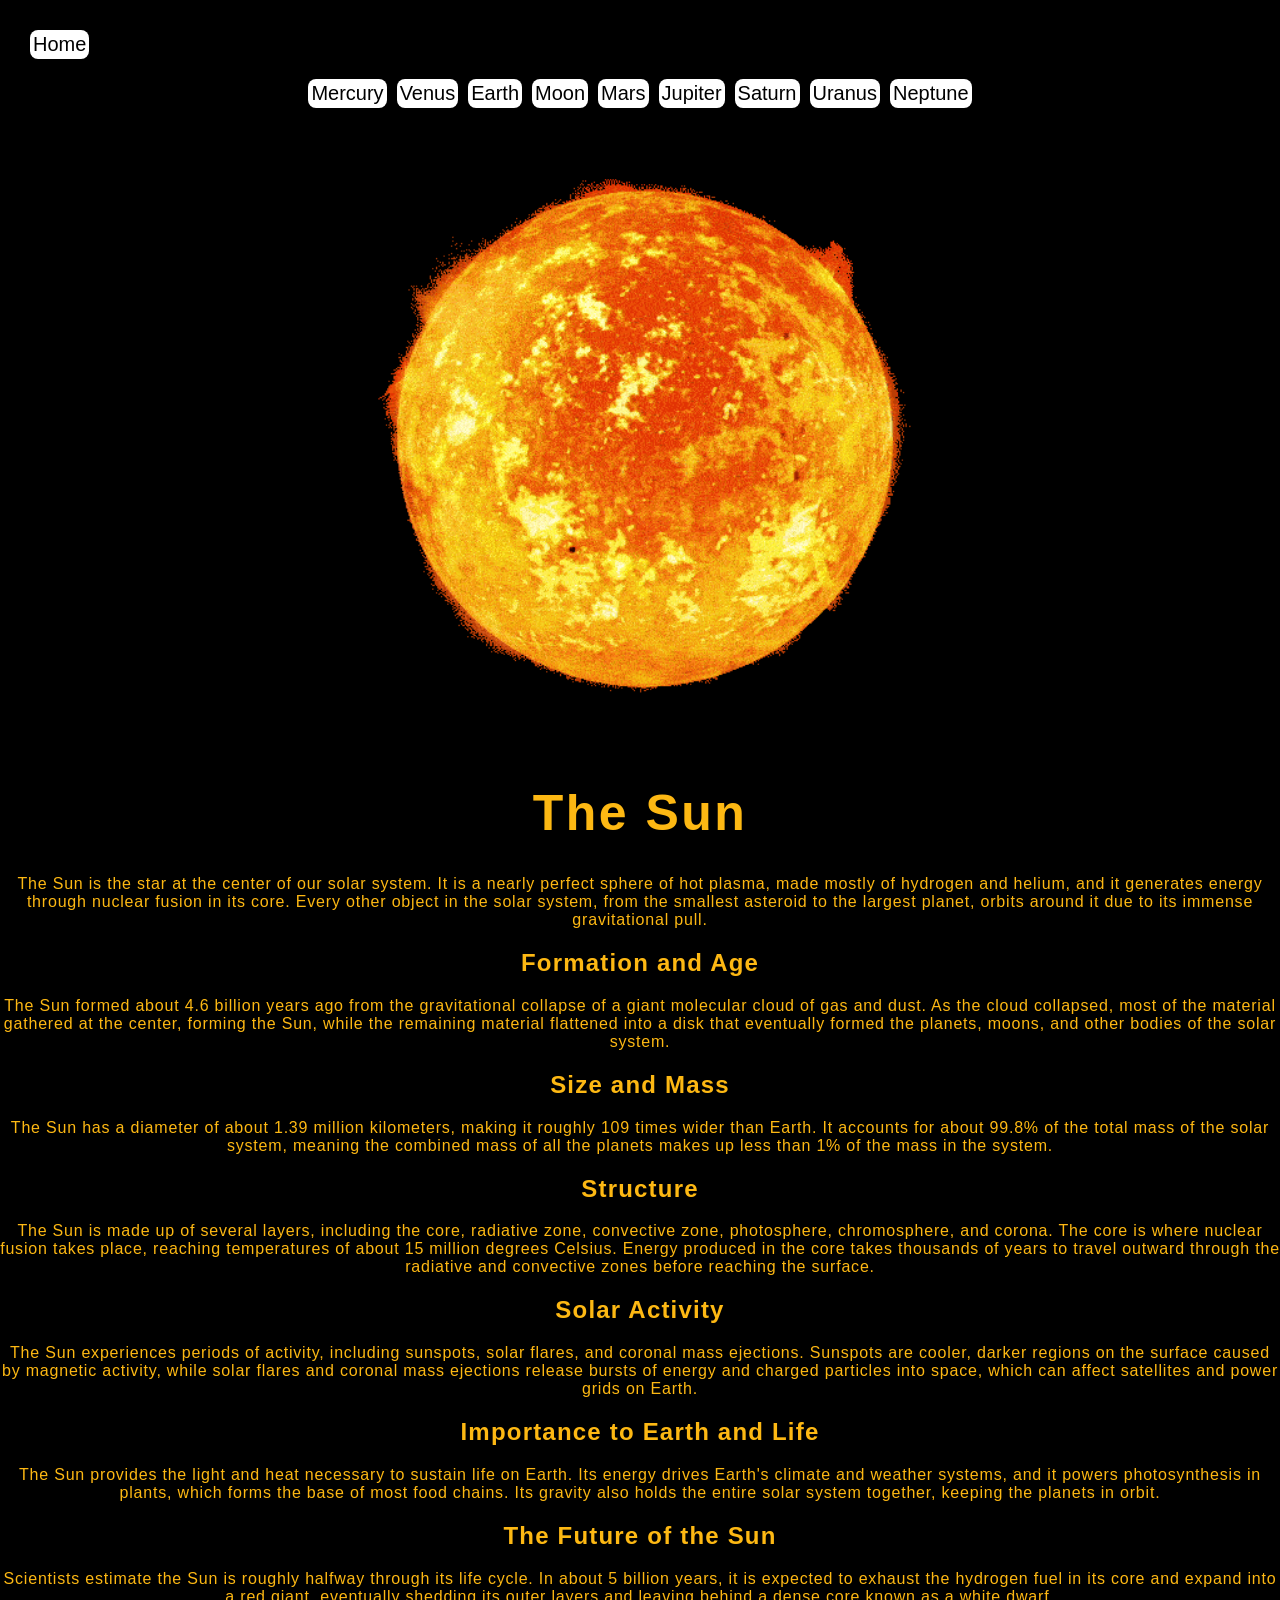
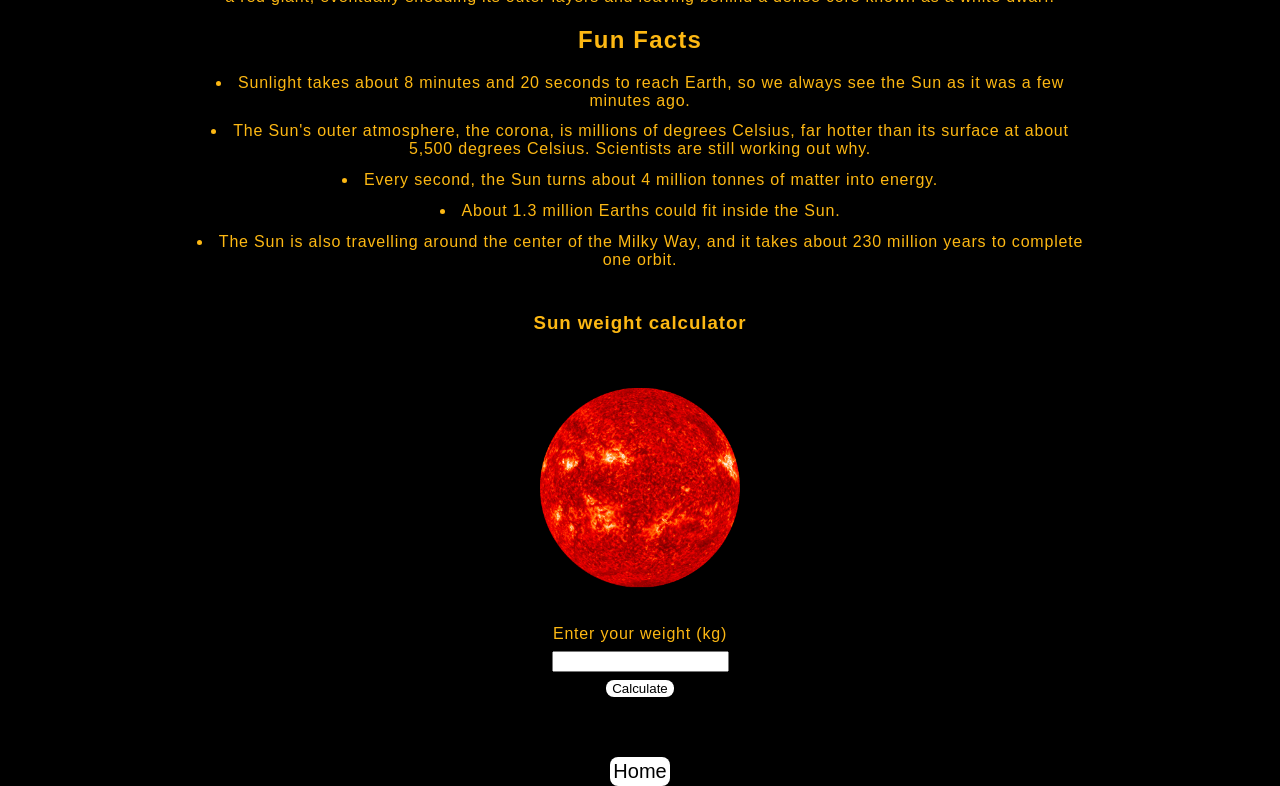
<file: solar_system/sun.html>
<!DOCTYPE html>
<html lang="en">
<head>
    <meta charset="UTF-8">
    <meta name="viewport" content="width=device-width, initial-scale=1.0">
    <title>Sun</title>
    <link rel="stylesheet" href="../styles.css">
    <link rel="icon" type="image/x-icon" href="../image/favicon.ico">
    <script src="../script/weight.js" defer></script>
</head>
<body class="sun">

    <button id="home-btn-top" onclick="location.href='../index.html'">Home</button>
    <nav class="planet-nav">
        <button onclick="location.href='mercury.html'">Mercury</button>
        <button onclick="location.href='venus.html'">Venus</button>
        <button onclick="location.href='earth.html'">Earth</button>
        <button onclick="location.href='moon.html'">Moon</button>
        <button onclick="location.href='mars.html'">Mars</button>
        <button onclick="location.href='jupiter.html'">Jupiter</button>
        <button onclick="location.href='saturn.html'">Saturn</button>
        <button onclick="location.href='uranus.html'">Uranus</button>
        <button onclick="location.href='neptune.html'">Neptune</button>
    </nav>
    <img src="../image/animations/sun.webp" alt="The Sun" class="planet">
    <h1>The Sun</h1>
    <p>The Sun is the star at the center of our solar system. It is a nearly perfect sphere of hot plasma, made mostly of hydrogen and helium, and it generates energy through nuclear fusion in its core. Every other object in the solar system, from the smallest asteroid to the largest planet, orbits around it due to its immense gravitational pull.</p>

    <h2>Formation and Age</h2>
    <p>The Sun formed about 4.6 billion years ago from the gravitational collapse of a giant molecular cloud of gas and dust. As the cloud collapsed, most of the material gathered at the center, forming the Sun, while the remaining material flattened into a disk that eventually formed the planets, moons, and other bodies of the solar system.</p>

    <h2>Size and Mass</h2>
    <p>The Sun has a diameter of about 1.39 million kilometers, making it roughly 109 times wider than Earth. It accounts for about 99.8% of the total mass of the solar system, meaning the combined mass of all the planets makes up less than 1% of the mass in the system.</p>

    <h2>Structure</h2>
    <p>The Sun is made up of several layers, including the core, radiative zone, convective zone, photosphere, chromosphere, and corona. The core is where nuclear fusion takes place, reaching temperatures of about 15 million degrees Celsius. Energy produced in the core takes thousands of years to travel outward through the radiative and convective zones before reaching the surface.</p>

    <h2>Solar Activity</h2>
    <p>The Sun experiences periods of activity, including sunspots, solar flares, and coronal mass ejections. Sunspots are cooler, darker regions on the surface caused by magnetic activity, while solar flares and coronal mass ejections release bursts of energy and charged particles into space, which can affect satellites and power grids on Earth.</p>

    <h2>Importance to Earth and Life</h2>
    <p>The Sun provides the light and heat necessary to sustain life on Earth. Its energy drives Earth's climate and weather systems, and it powers photosynthesis in plants, which forms the base of most food chains. Its gravity also holds the entire solar system together, keeping the planets in orbit.</p>

    <h2>The Future of the Sun</h2>
    <p>Scientists estimate the Sun is roughly halfway through its life cycle. In about 5 billion years, it is expected to exhaust the hydrogen fuel in its core and expand into a red giant, eventually shedding its outer layers and leaving behind a dense core known as a white dwarf.</p>

    <h2>Fun Facts</h2>
    <ul class="fun-facts">
        <li>Sunlight takes about 8 minutes and 20 seconds to reach Earth, so we always see the Sun as it was a few minutes ago.</li>
        <li>The Sun's outer atmosphere, the corona, is millions of degrees Celsius, far hotter than its surface at about 5,500 degrees Celsius. Scientists are still working out why.</li>
        <li>Every second, the Sun turns about 4 million tonnes of matter into energy.</li>
        <li>About 1.3 million Earths could fit inside the Sun.</li>
        <li>The Sun is also travelling around the center of the Milky Way, and it takes about 230 million years to complete one orbit.</li>
    </ul>

    <div id="weight-calculator">
        <h3>Sun weight calculator</h3>
        <img src="../image/sun.png" alt="Sun" height="300px" width="300px">
        <label for="earthWeight">Enter your weight (kg)</label>
        <input type="number" id="earthWeight">
        <button id="calc-btn">Calculate</button>
        <p id="result"></p>
    </div>
    <button id="home-btn-bottom" onclick="location.href='../index.html'">Home</button>
    <script>
        document.getElementById('calc-btn').addEventListener('click', () => {
            const earthWeight = parseFloat(document.getElementById('earthWeight').value);
            const planet = document.body.className;
            const result = planetWeight(earthWeight, planet);
            document.getElementById('result').textContent = result === "Impossible to calculate" ? result : `You would weigh ${result.toFixed(2)} kg / ${(result * 2.205).toFixed(2)} lbs on ${planet}`;
        });
    </script>
    <script>
        document.addEventListener('DOMContentLoaded', () => {
            document.querySelectorAll('body > *').forEach((el, index) => {
                el.style.setProperty('--i', index);
            });
        });
    </script>
</body>
</html>
</file>
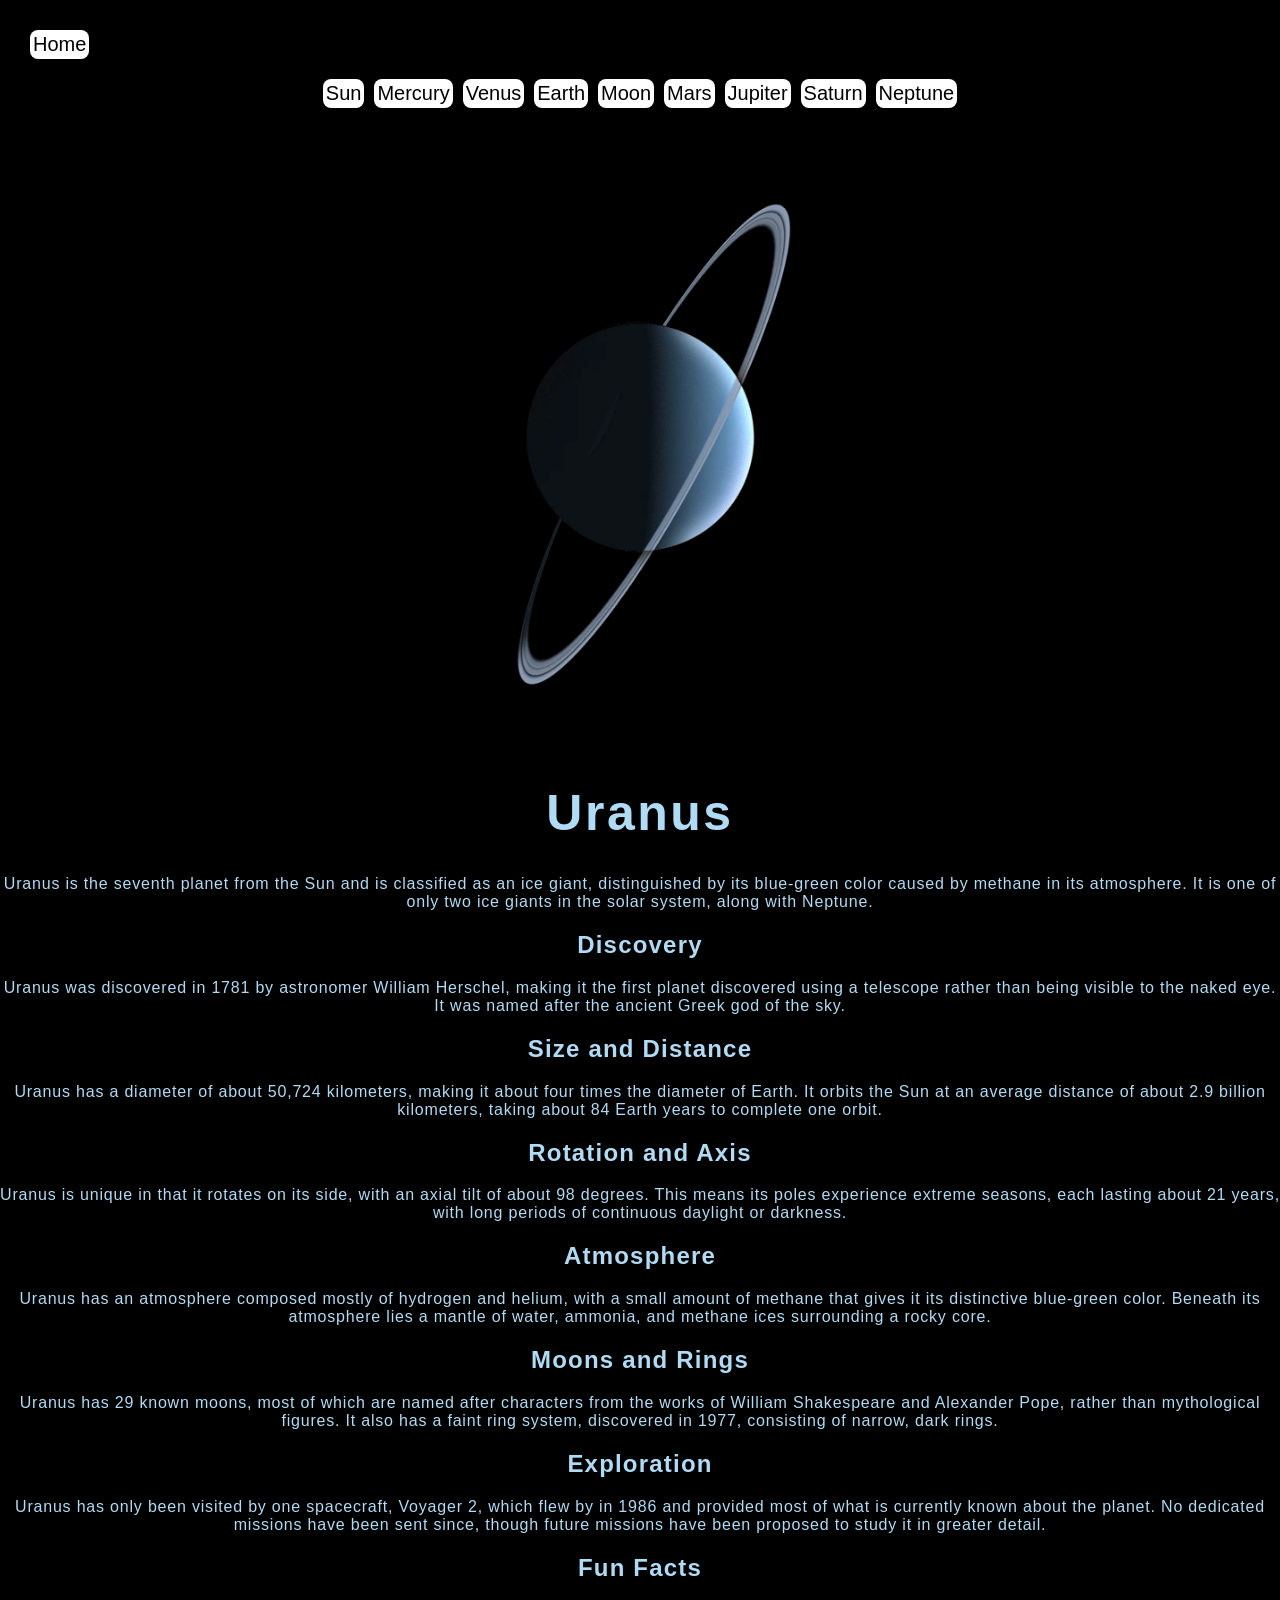
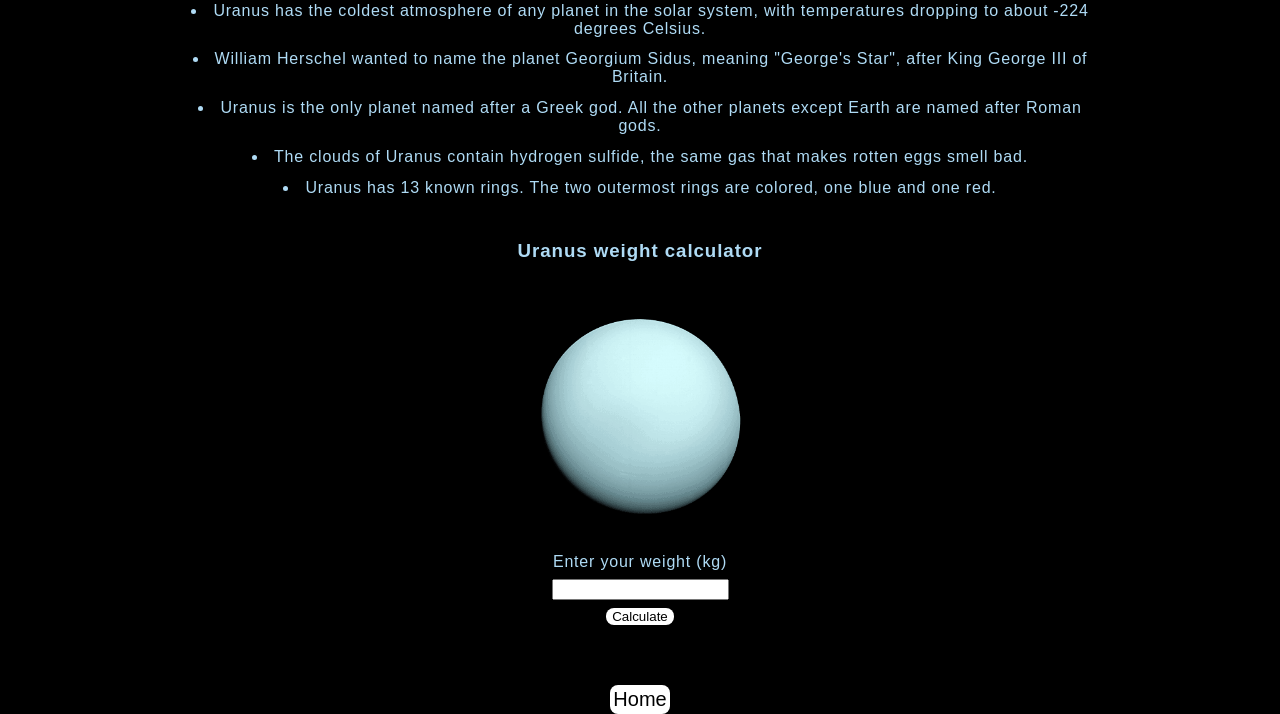
<file: solar_system/uranus.html>
<!DOCTYPE html>
<html lang="en">
<head>
    <meta charset="UTF-8">
    <meta name="viewport" content="width=device-width, initial-scale=1.0">
    <title>Uranus</title>
    <link rel="stylesheet" href="../styles.css">
    <link rel="icon" type="image/x-icon" href="../image/favicon.ico">
    <script src="../script/weight.js" defer></script>
</head>
<body class="uranus">

    <button id="home-btn-top" onclick="location.href='../index.html'">Home</button>
    <nav class="planet-nav">
        <button onclick="location.href='sun.html'">Sun</button>
        <button onclick="location.href='mercury.html'">Mercury</button>
        <button onclick="location.href='venus.html'">Venus</button>
        <button onclick="location.href='earth.html'">Earth</button>
        <button onclick="location.href='moon.html'">Moon</button>
        <button onclick="location.href='mars.html'">Mars</button>
        <button onclick="location.href='jupiter.html'">Jupiter</button>
        <button onclick="location.href='saturn.html'">Saturn</button>
        <button onclick="location.href='neptune.html'">Neptune</button>
    </nav>
    <img src="../image/animations/uranus.webp" alt="Uranus" class="planet">
    <h1>Uranus</h1>
    <p>Uranus is the seventh planet from the Sun and is classified as an ice giant, distinguished by its blue-green color caused by methane in its atmosphere. It is one of only two ice giants in the solar system, along with Neptune.</p>

    <h2>Discovery</h2>
    <p>Uranus was discovered in 1781 by astronomer William Herschel, making it the first planet discovered using a telescope rather than being visible to the naked eye. It was named after the ancient Greek god of the sky.</p>

    <h2>Size and Distance</h2>
    <p>Uranus has a diameter of about 50,724 kilometers, making it about four times the diameter of Earth. It orbits the Sun at an average distance of about 2.9 billion kilometers, taking about 84 Earth years to complete one orbit.</p>

    <h2>Rotation and Axis</h2>
    <p>Uranus is unique in that it rotates on its side, with an axial tilt of about 98 degrees. This means its poles experience extreme seasons, each lasting about 21 years, with long periods of continuous daylight or darkness.</p>

    <h2>Atmosphere</h2>
    <p>Uranus has an atmosphere composed mostly of hydrogen and helium, with a small amount of methane that gives it its distinctive blue-green color. Beneath its atmosphere lies a mantle of water, ammonia, and methane ices surrounding a rocky core.</p>

    <h2>Moons and Rings</h2>
    <p>Uranus has 29 known moons, most of which are named after characters from the works of William Shakespeare and Alexander Pope, rather than mythological figures. It also has a faint ring system, discovered in 1977, consisting of narrow, dark rings.</p>

    <h2>Exploration</h2>
    <p>Uranus has only been visited by one spacecraft, Voyager 2, which flew by in 1986 and provided most of what is currently known about the planet. No dedicated missions have been sent since, though future missions have been proposed to study it in greater detail.</p>

    <h2>Fun Facts</h2>
    <ul class="fun-facts">
        <li>Uranus has the coldest atmosphere of any planet in the solar system, with temperatures dropping to about -224 degrees Celsius.</li>
        <li>William Herschel wanted to name the planet Georgium Sidus, meaning "George's Star", after King George III of Britain.</li>
        <li>Uranus is the only planet named after a Greek god. All the other planets except Earth are named after Roman gods.</li>
        <li>The clouds of Uranus contain hydrogen sulfide, the same gas that makes rotten eggs smell bad.</li>
        <li>Uranus has 13 known rings. The two outermost rings are colored, one blue and one red.</li>
    </ul>

    <div id="weight-calculator">
        <h3>Uranus weight calculator</h3>
        <img src="../image/uranus.png" alt="Uranus" height="300px" width="300px">
        <label for="earthWeight">Enter your weight (kg)</label>
        <input type="number" id="earthWeight">
        <button id="calc-btn">Calculate</button>
        <p id="result"></p>
    </div>
    <button id="home-btn-bottom" onclick="location.href='../index.html'">Home</button>
    <script>
        document.getElementById('calc-btn').addEventListener('click', () => {
            const earthWeight = parseFloat(document.getElementById('earthWeight').value);
            const planet = document.body.className;
            const result = planetWeight(earthWeight, planet);
            document.getElementById('result').textContent = result === "Impossible to calculate" ? result : `You would weigh ${result.toFixed(2)} kg / ${(result * 2.205).toFixed(2)} lbs on ${planet}`;
        });
    </script>
    <script>
        document.addEventListener('DOMContentLoaded', () => {
            document.querySelectorAll('body > *').forEach((el, index) => {
                el.style.setProperty('--i', index);
            });
        });
    </script>
</body>
</html>
</file>
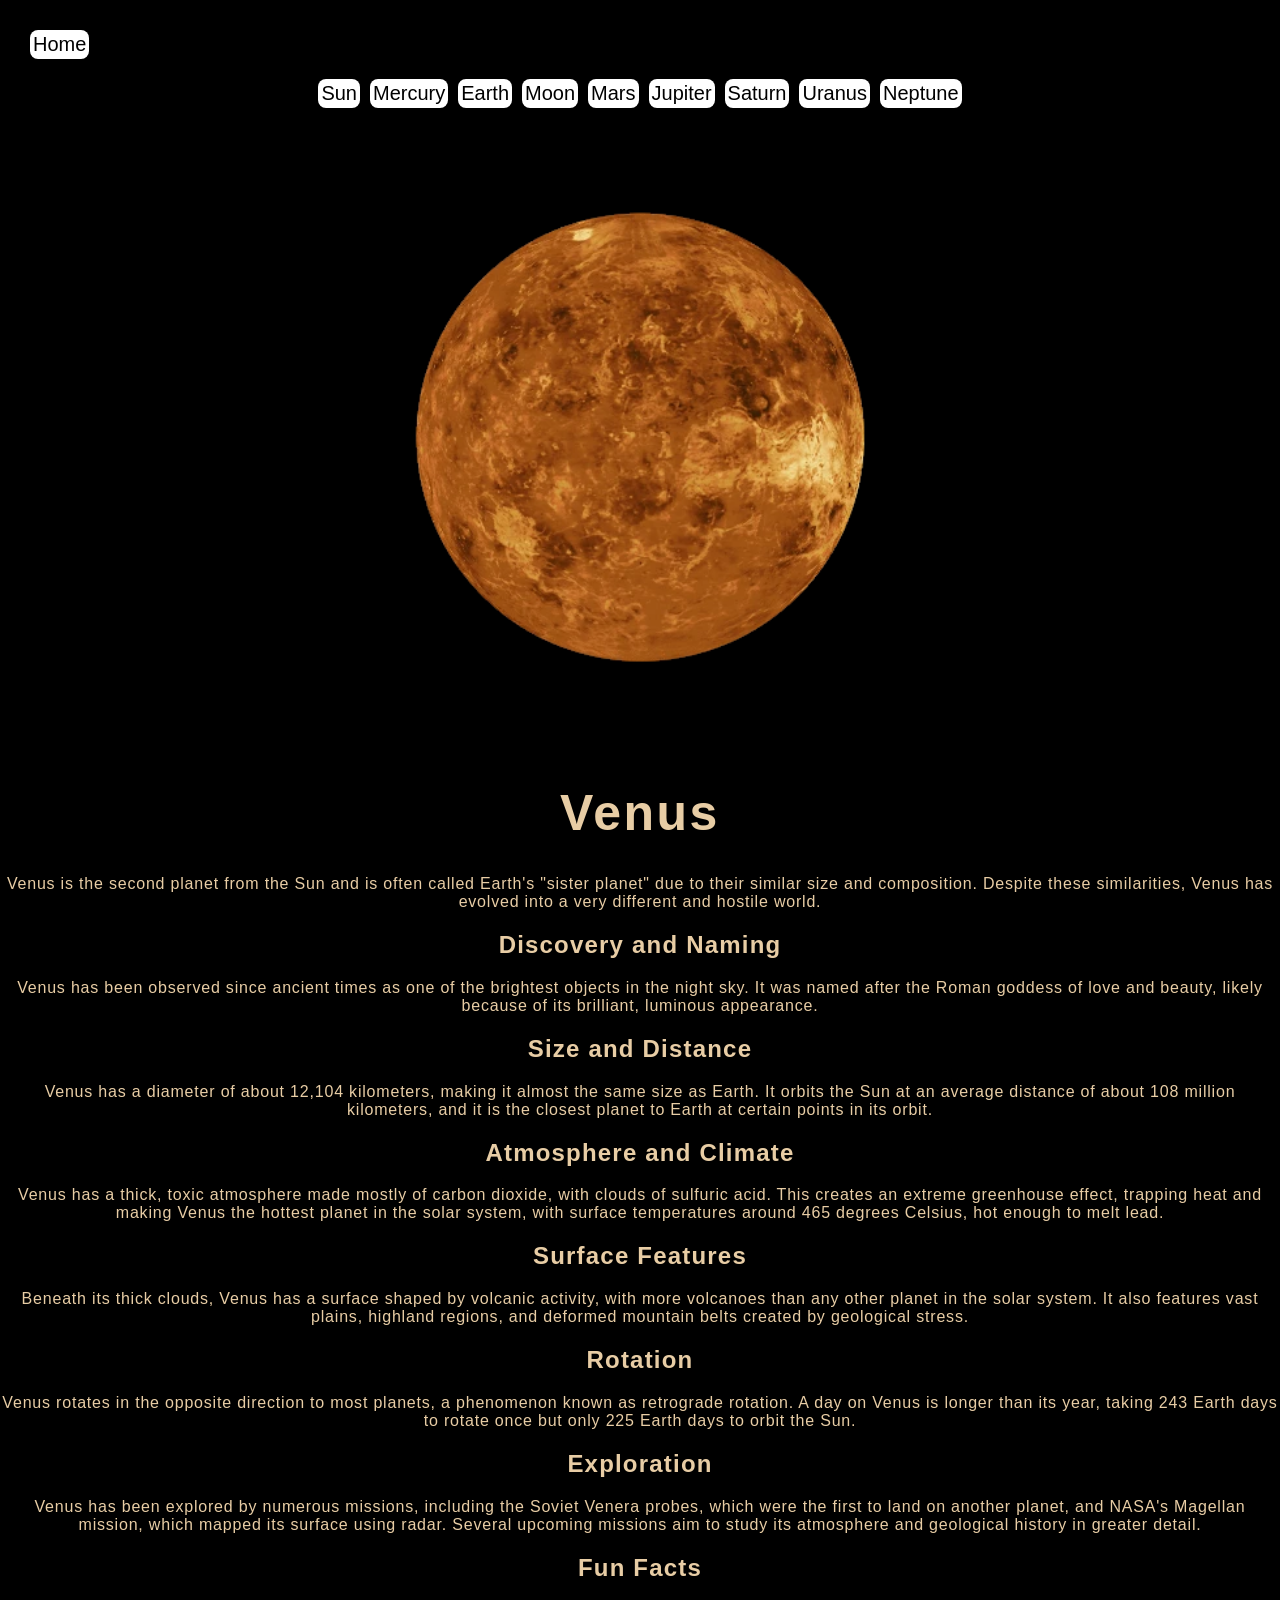
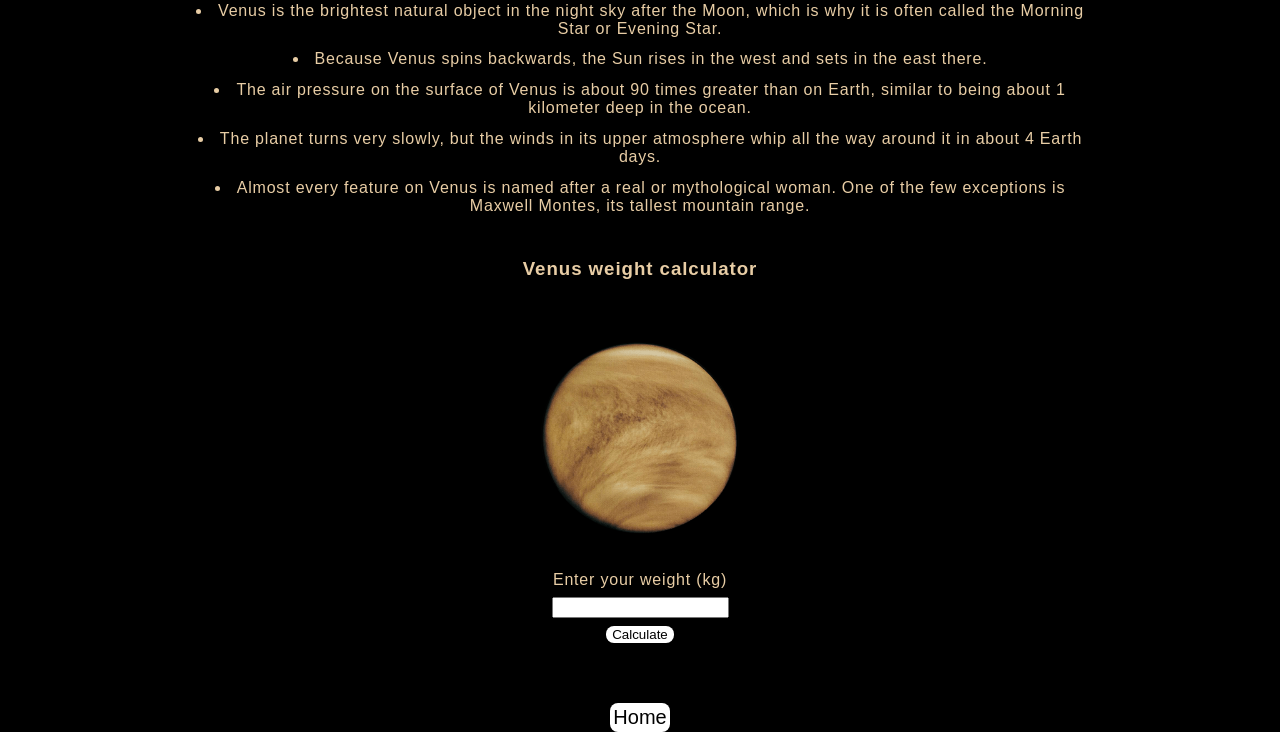
<file: solar_system/venus.html>
<!DOCTYPE html>
<html lang="en">
<head>
    <meta charset="UTF-8">
    <meta name="viewport" content="width=device-width, initial-scale=1.0">
    <title>Venus</title>
    <link rel="stylesheet" href="../styles.css">
    <link rel="icon" type="image/x-icon" href="../image/favicon.ico">
    <script src="../script/weight.js" defer></script>
</head>
<body class="venus">

    <button id="home-btn-top" onclick="location.href='../index.html'">Home</button>
    <nav class="planet-nav">
        <button onclick="location.href='sun.html'">Sun</button>
        <button onclick="location.href='mercury.html'">Mercury</button>
        <button onclick="location.href='earth.html'">Earth</button>
        <button onclick="location.href='moon.html'">Moon</button>
        <button onclick="location.href='mars.html'">Mars</button>
        <button onclick="location.href='jupiter.html'">Jupiter</button>
        <button onclick="location.href='saturn.html'">Saturn</button>
        <button onclick="location.href='uranus.html'">Uranus</button>
        <button onclick="location.href='neptune.html'">Neptune</button>
    </nav>
    <img src="../image/animations/venus.webp" alt="Venus" class="planet">
    <h1>Venus</h1>
    <p>Venus is the second planet from the Sun and is often called Earth's "sister planet" due to their similar size and composition. Despite these similarities, Venus has evolved into a very different and hostile world.</p>

    <h2>Discovery and Naming</h2>
    <p>Venus has been observed since ancient times as one of the brightest objects in the night sky. It was named after the Roman goddess of love and beauty, likely because of its brilliant, luminous appearance.</p>

    <h2>Size and Distance</h2>
    <p>Venus has a diameter of about 12,104 kilometers, making it almost the same size as Earth. It orbits the Sun at an average distance of about 108 million kilometers, and it is the closest planet to Earth at certain points in its orbit.</p>

    <h2>Atmosphere and Climate</h2>
    <p>Venus has a thick, toxic atmosphere made mostly of carbon dioxide, with clouds of sulfuric acid. This creates an extreme greenhouse effect, trapping heat and making Venus the hottest planet in the solar system, with surface temperatures around 465 degrees Celsius, hot enough to melt lead.</p>

    <h2>Surface Features</h2>
    <p>Beneath its thick clouds, Venus has a surface shaped by volcanic activity, with more volcanoes than any other planet in the solar system. It also features vast plains, highland regions, and deformed mountain belts created by geological stress.</p>

    <h2>Rotation</h2>
    <p>Venus rotates in the opposite direction to most planets, a phenomenon known as retrograde rotation. A day on Venus is longer than its year, taking 243 Earth days to rotate once but only 225 Earth days to orbit the Sun.</p>

    <h2>Exploration</h2>
    <p>Venus has been explored by numerous missions, including the Soviet Venera probes, which were the first to land on another planet, and NASA's Magellan mission, which mapped its surface using radar. Several upcoming missions aim to study its atmosphere and geological history in greater detail.</p>

    <h2>Fun Facts</h2>
    <ul class="fun-facts">
        <li>Venus is the brightest natural object in the night sky after the Moon, which is why it is often called the Morning Star or Evening Star.</li>
        <li>Because Venus spins backwards, the Sun rises in the west and sets in the east there.</li>
        <li>The air pressure on the surface of Venus is about 90 times greater than on Earth, similar to being about 1 kilometer deep in the ocean.</li>
        <li>The planet turns very slowly, but the winds in its upper atmosphere whip all the way around it in about 4 Earth days.</li>
        <li>Almost every feature on Venus is named after a real or mythological woman. One of the few exceptions is Maxwell Montes, its tallest mountain range.</li>
    </ul>

    <div id="weight-calculator">
        <h3>Venus weight calculator</h3>
        <img src="../image/venus.png" alt="Venus" height="300px" width="300px">
        <label for="earthWeight">Enter your weight (kg)</label>
        <input type="number" id="earthWeight">
        <button id="calc-btn">Calculate</button>
        <p id="result"></p>
    </div>
    <button id="home-btn-bottom" onclick="location.href='../index.html'">Home</button>
    <script>
        document.getElementById('calc-btn').addEventListener('click', () => {
            const earthWeight = parseFloat(document.getElementById('earthWeight').value);
            const planet = document.body.className;
            const result = planetWeight(earthWeight, planet);
            document.getElementById('result').textContent = result === "Impossible to calculate" ? result : `You would weigh ${result.toFixed(2)} kg / ${(result * 2.205).toFixed(2)} lbs on ${planet}`;
        });
    </script>
    <script>
        document.addEventListener('DOMContentLoaded', () => {
            document.querySelectorAll('body > *').forEach((el, index) => {
                el.style.setProperty('--i', index);
            });
        });
    </script>
</body>
</html>
</file>
<file: styles.css>
body {
    background-color: black;
    background-repeat:repeat;
    background-position: center;
    background-size: cover;   
    margin: 0;
}

h2, h3, p {
    text-align: center;
    color: white;
    font-family: 'Orbitron', sans-serif;
    letter-spacing: 0.05em;
}

h1 {
    text-align: center;
    color: white;
    font-size: 50px;
    font-family: 'Orbitron', sans-serif;
    letter-spacing: 0.05em;
}

label {
    color: white;
    font-family: 'Orbitron', sans-serif;
    letter-spacing: 0.05em;
}

#home-btn-top {
    padding: 3px 3px;
    font-size: 20px;
    margin-top: 30px;
    margin-left: 30px;
}

#home-btn-bottom {
    display: block;
    padding: 3px 3px;
    font-size: 20px;
    margin-left: auto;
    margin-right: auto;
}

#weight-calculator {
    display: flex;
    flex-direction: column;
    align-items: center;
    gap: 8px;
    margin: 20px auto;
}

#pause-btn{
    position: fixed;
    top: 120px;
    right: 150px;
    padding: 3px 3px;
    font-size: 20px;
}

button {
    background-color: #ffffff;
    transition: background-color 0.4s, color 0.4s;
    border: none;
    border-radius: 8px;
}

button:hover {
    background-color: var(--accent, #ffffff);
    color: #ffffff;
}

#pause-btn:hover {
    background-color: #dadada;
    color: #000000;
}
/* Planet colors used for button hover */
body.mercury { --accent: #e2c58e; }
body.venus   { --accent: #E8CDA5; }
body.earth   { --accent: #2f8bc1; }
body.moon    { --accent: #B8B8B8; }
body.mars    { --accent: #C1440E; }
body.jupiter { --accent: #D9A26C; }
body.saturn  { --accent: #e3cfa0; }
body.uranus  { --accent: #AFDBF5; }
body.neptune { --accent: #3E54E8; }
body.sun     { --accent: #FDB813; }

img {
    display: block;
    max-width: 100%;
    height: auto;
    margin: 1rem auto;
}


img.planet {
    width: 626px;
    max-width: 100%;
    aspect-ratio: 1 / 1;
    height: auto;
    object-fit: contain;
    opacity: 0;
    animation: fade-in 1s ease-in forwards;

}

a {
    text-align: left;
    color: white;
    font-family: 'Orbitron', sans-serif;
    text-decoration: none;
}

/* Per-planet text colors */
body.sun h1, body.sun h2, body.sun h3, body.sun p, body.sun label, body.sun ul, body.sun{ color: #FDB813; }
body.mercury h1, body.mercury h2, body.mercury h3, body.mercury p, body.mercury label, body.mercury ul, body.mercury{ color: #e2c58e; }
body.venus h1, body.venus h2, body.venus h3, body.venus p, body.venus label, body.venus ul, body.venus{ color: #E8CDA5; }
body.earth h1, body.earth h2, body.earth h3, body.earth p, body.earth label, body.earth ul, body.earth{ color: #2f8bc1; }
body.moon h1, body.moon h2, body.moon h3, body.moon p, body.moon label, body.moon ul, body.moon{ color: #B8B8B8; }
body.mars h1, body.mars h2, body.mars h3, body.mars p, body.mars label, body.mars ul, body.mars{ color: #C1440E; }
body.jupiter h1, body.jupiter h2, body.jupiter h3, body.jupiter p, body.jupiter label, body.jupiter ul, body.jupiter{ color: #D9A26C; }
body.saturn h1, body.saturn h2, body.saturn h3, body.saturn p, body.saturn label, body.saturn ul, body.saturn{ color: #e3cfa0; }
body.uranus h1, body.uranus h2, body.uranus h3, body.uranus p, body.uranus label, body.uranus ul, body.uranus{ color: #AFDBF5; }
body.neptune h1, body.neptune h2, body.neptune h3, body.neptune p, body.neptune label, body.neptune ul, body.neptune{ color: #3E54E8; }

/*fade in animation for planet body*/
body.sun > *, body.mercury > *, body.venus > *, body.earth > *,
body.moon > *, body.mars > *, body.jupiter > *, body.saturn > *,
body.uranus > *, body.neptune > * { /*selects direct child of body regardless of nametag */
  opacity: 0;
  animation: fade-in 0.8s ease-out forwards;
  animation-delay: calc(var(--i) * 0.3s);
}

@keyframes fade-in {
  from {transform: translateY(-30px); opacity: 0; }
  to   {transform: translateY(0); opacity: 1; }
}

@keyframes orbit {
    from {
        transform: translate(-50%, -50%) rotate(0deg);
    }

    to {
        transform: translate(-50%, -50%) rotate(360deg);
    }
}

.paused .orbit {
    animation-play-state: paused;
}

/* The area containing the whole solar system */
.solar-system {
    width: 800px;
    height: 800px;
    position: relative;
    margin: auto;
    top: 70px;

}

/* The Sun */
img.sun{
    width: 120px;
    height: 120px;
    border-radius: 50%;

    position: absolute;
    top: 48%;
    left: 50%;
    transform: translate(-50%, -50%);
    transition: 0.2s ease;
}

/* Each orbit is a circle */
.orbit {
    position: absolute;
    border: 1px solid gray;
    border-radius: 50%; 
    pointer-events: none;
}

.index-planet {
    position: absolute;
    border-radius: 50%;
    left: 50%;
    transform: translate(-50%, -50%);
    pointer-events: auto;
}

img.index-planet{
    transition: 0.2s ease;
}

/* Mercury's orbit */
.mercury-orbit {
    width: 200px;
    height: 200px;
    top: 50%;
    left: 50%;
    transform: translate(-50%, -50%);
    
    animation: orbit 4s linear infinite;
}

/* Venus' orbit */
.venus-orbit {
    width: 300px;
    height: 300px;
    top: 50%;
    left: 50%;
    transform: translate(-50%, -50%);

    animation: orbit 7s linear infinite;
}

/* Earth's orbit */
.earth-orbit {
    width: 400px;
    height: 400px;
    top: 50%;
    left: 50%;
    transform: translate(-50%, -50%);
    animation: orbit 10s linear infinite;
}

.moon-orbit {
    width: 80px;
    height: 80px;
    top: 00;
    left: 46%;
    transform: translate(-50%, -50%);
    animation: orbit 2s linear infinite;
}


/* Mars' orbit */
.mars-orbit {
    width: 500px;
    height: 500px;
    top: 50%;
    left: 50%;
    transform: translate(-50%, -50%);

    animation: orbit 15s linear infinite;
}

/* Jupiter's orbit */
.jupiter-orbit {
    width: 600px;
    height: 600px;
    top: 50%;
    left: 50%;
    transform: translate(-50%, -50%);

    animation: orbit 20s linear infinite;
}

/* Saturn's orbit */
.saturn-orbit {
    width: 700px;
    height: 700px;
    top: 50%;
    left: 50%;
    transform: translate(-50%, -50%);

    animation: orbit 30s linear infinite;
}

.uranus-orbit {
    width: 800px;
    height: 800px;
    top: 50%;
    left: 50%;
    transform: translate(-50%, -50%);

    animation: orbit 40s linear infinite;
}

.neptune-orbit {
    width: 900px;
    height: 900px;
    top: 50%;
    left: 50%;
    transform: translate(-50%, -50%);

    animation: orbit 50s linear infinite;
}

img.index-planet {
    transform: translate(-50%, -50%) translate(-15px, -15px);
}

.orbit img.index-planet:hover {
    transform: translate(-50%, -50%) translate(-15px, -15px) scale(1.7);
}

.venus-orbit img.index-planet {
    transform: translate(-50%, -50%) translate(-10px, -10px);
}

img.sun:hover{
    transform: translate(-50%, -50%) scale(1.3);
}

body.no-scroll {
    overflow: hidden;
}

ul.fun-facts {
    font-family: 'Orbitron', sans-serif;
    letter-spacing: 0.05em;
    text-align: center;
    list-style-position: inside;
    padding: 0 1rem;
    max-width: 900px;
    margin: 0 auto 1.5rem;
}

ul.fun-facts li {
    margin-bottom: 0.8rem;
}

/* Navigation between planet pages */
nav.planet-nav {
    display: flex;
    flex-wrap: wrap;
    justify-content: center;
    gap: 10px;
    padding: 0 1rem;
    margin: 20px auto 0;
    max-width: 900px;
}

nav.planet-nav button {
    padding: 3px 3px;
    font-size: 20px;
}
</file>
